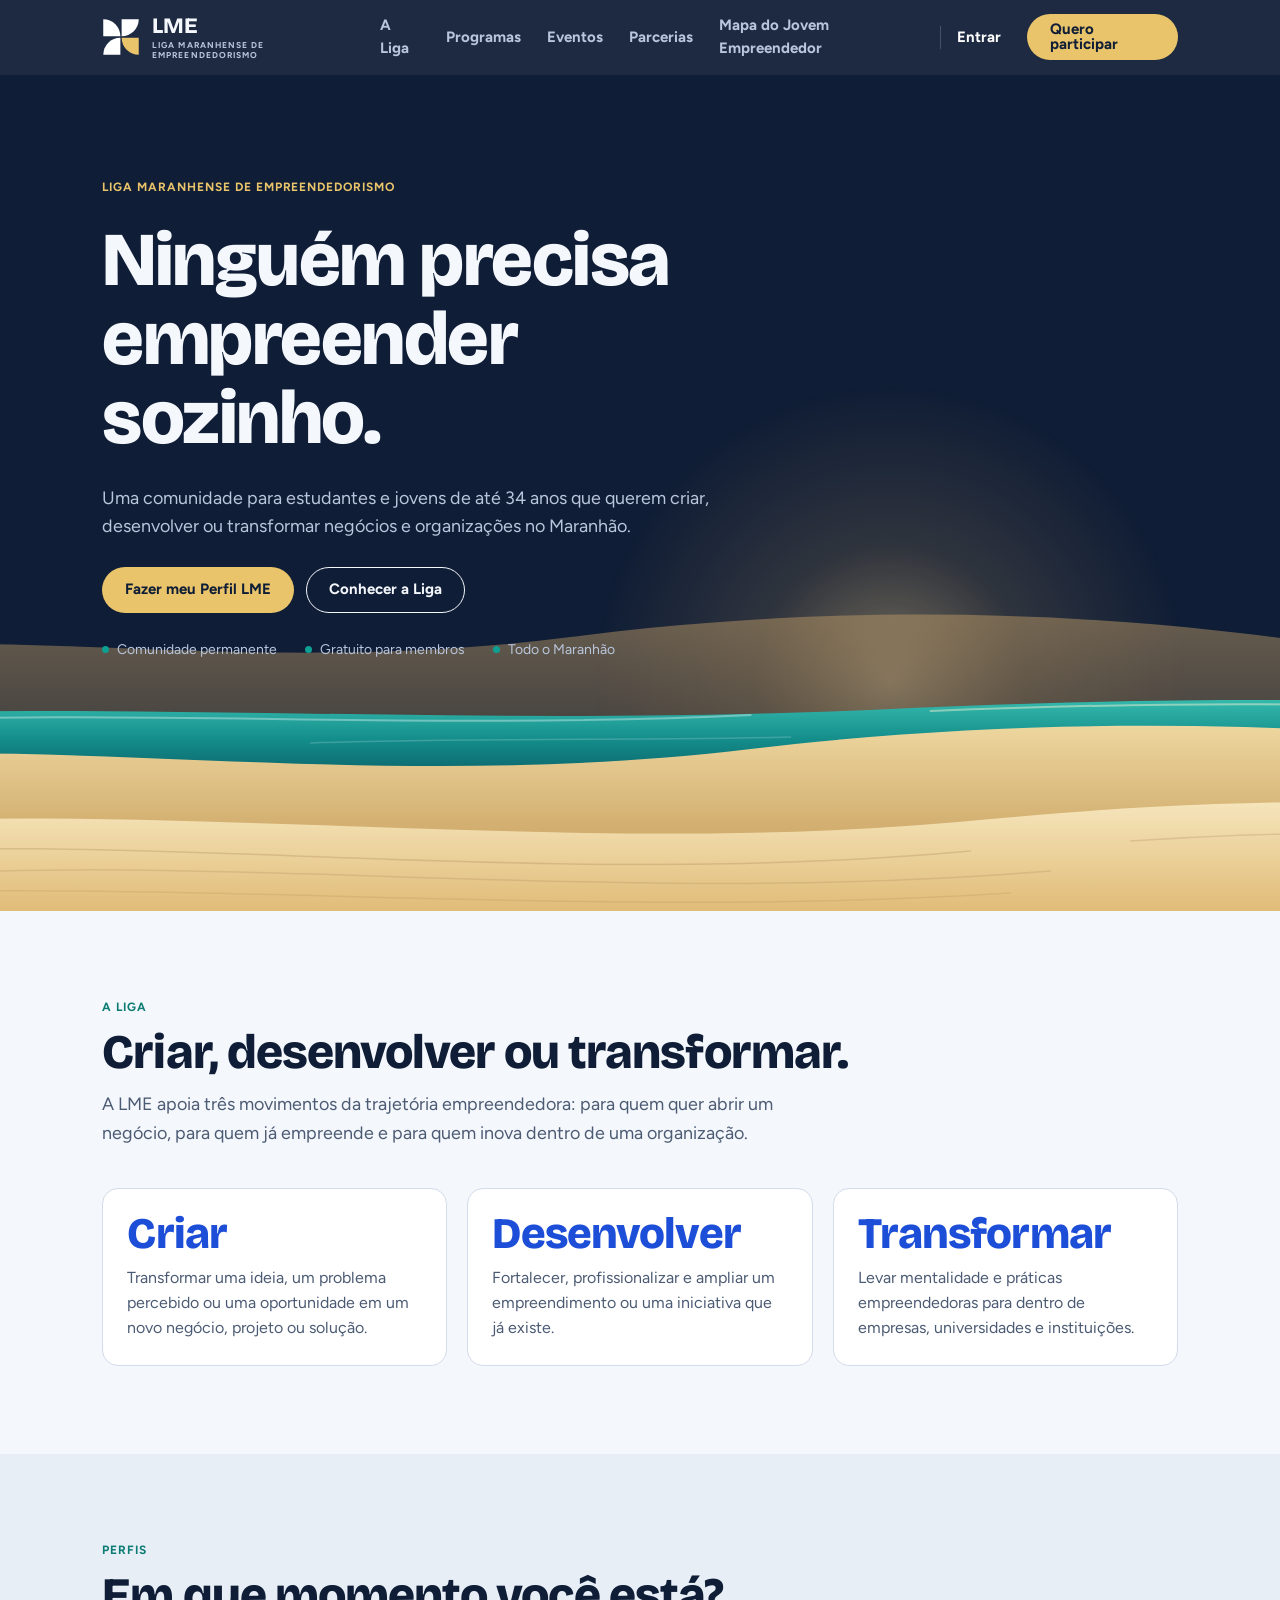
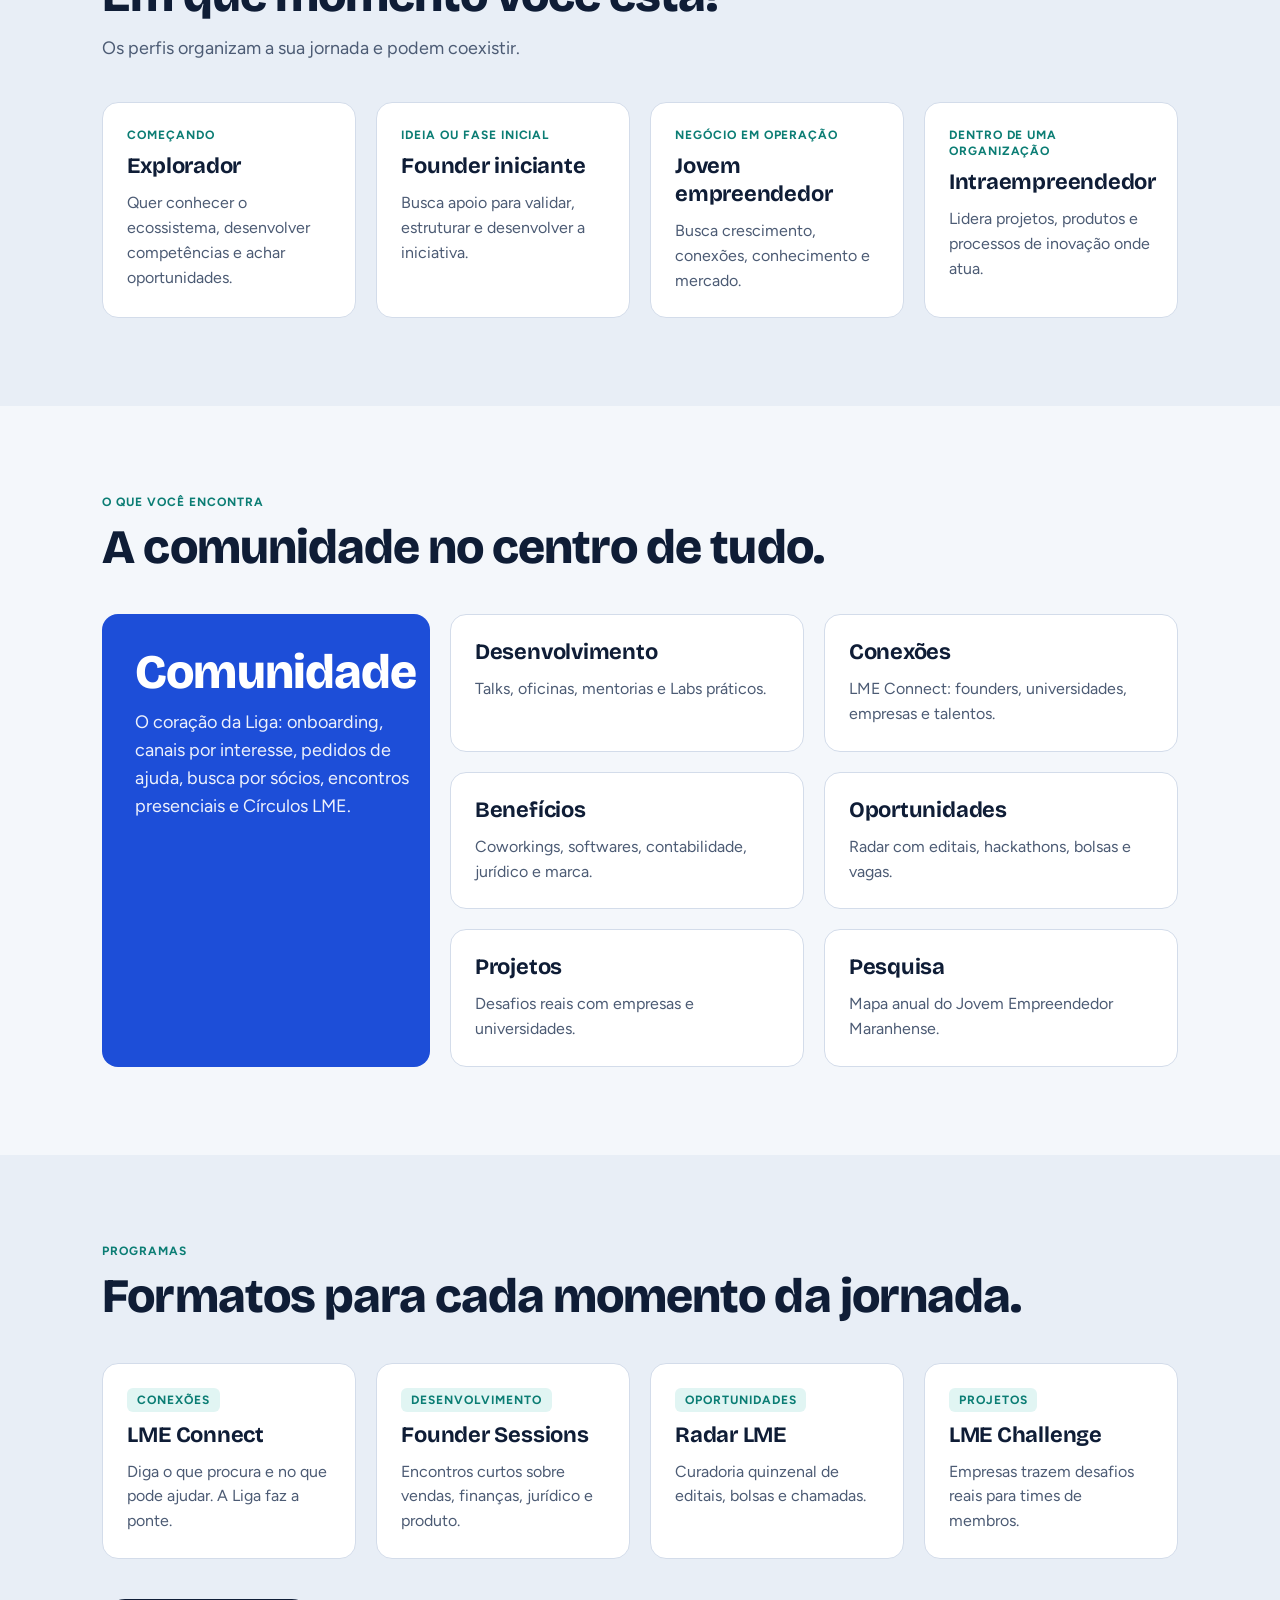
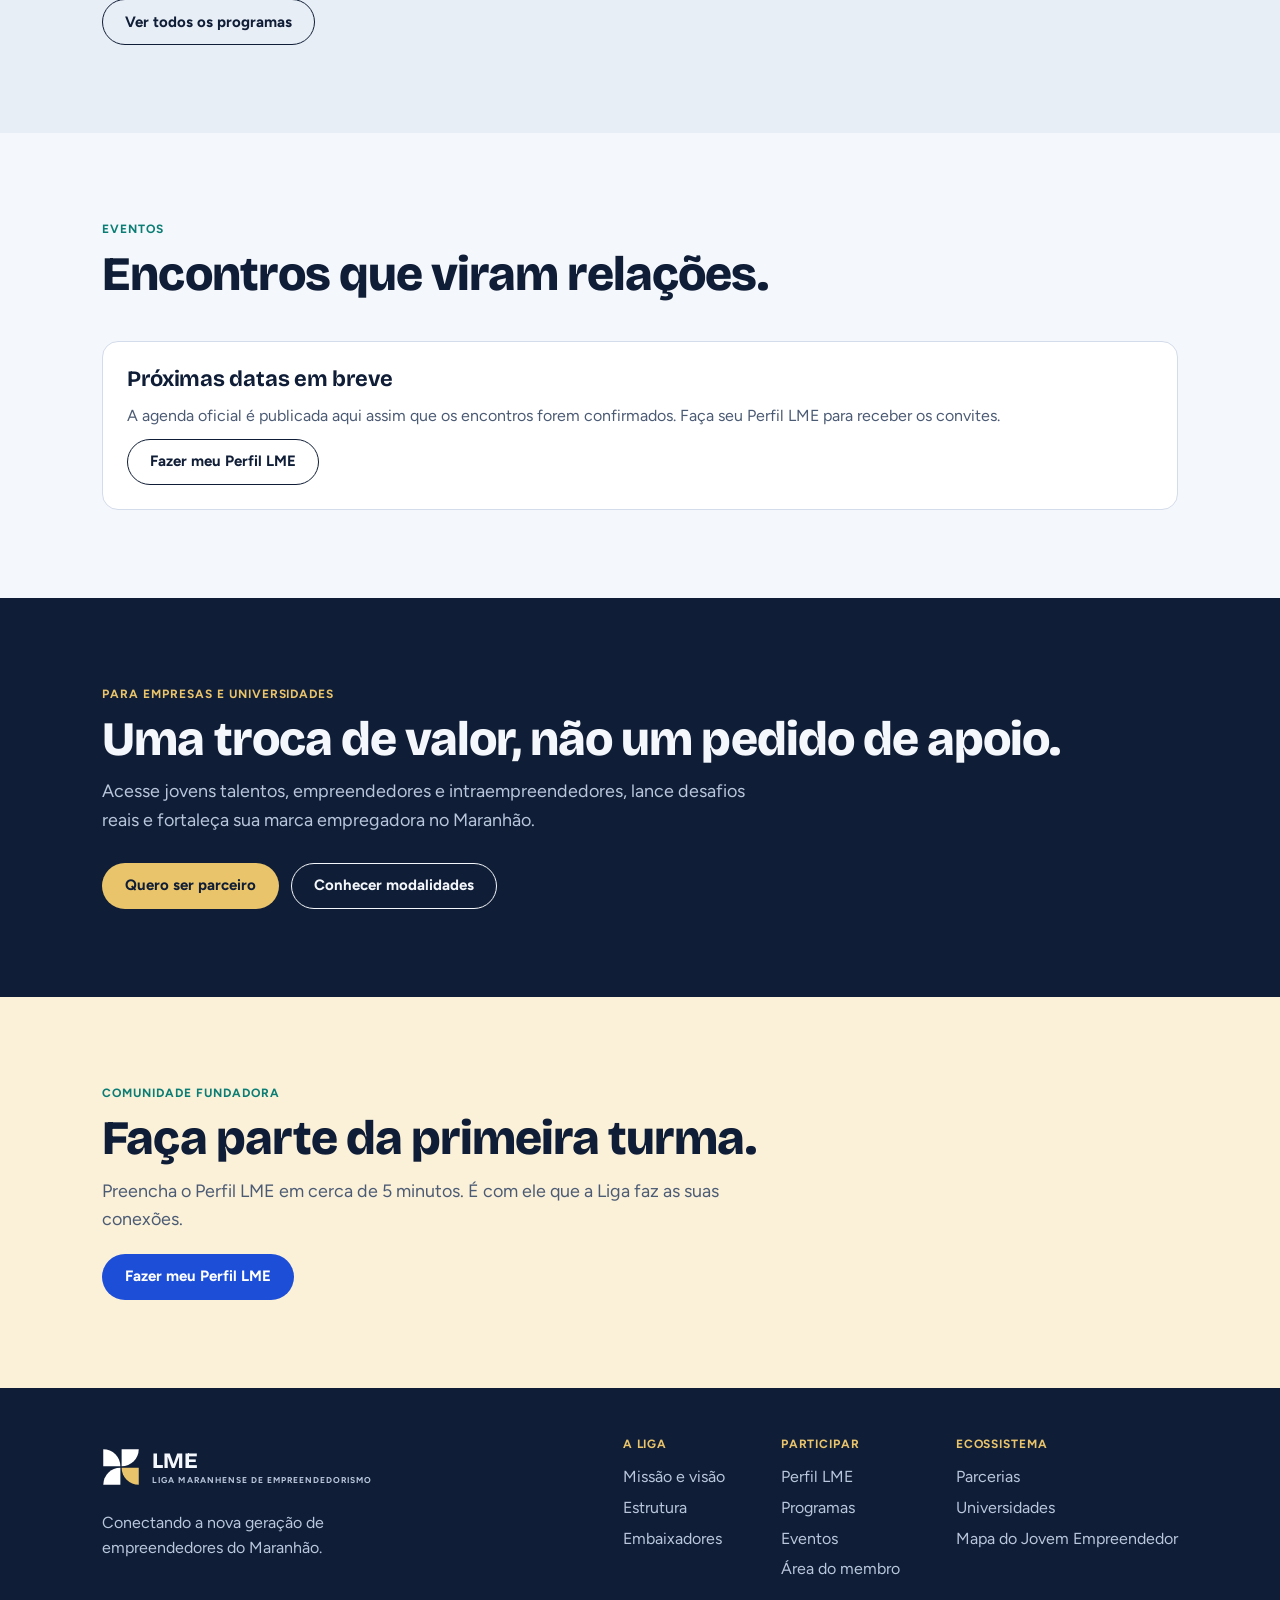
<file: index.html>
<!doctype html>
<html lang="pt-BR">
<head>
<meta charset="utf-8">
<meta name="viewport" content="width=device-width, initial-scale=1">
<title>Liga Maranhense de Empreendedorismo</title>
<meta name="description" content="Comunidade para a nova geração de empreendedores e intraempreendedores maranhenses.">
<meta name="theme-color" content="#0f1d36">
<meta property="og:title" content="Liga Maranhense de Empreendedorismo">
<meta property="og:description" content="Comunidade para a nova geração de empreendedores e intraempreendedores maranhenses.">
<meta property="og:type" content="website">
<link rel="icon" href="favicon.svg" type="image/svg+xml">
<link rel="preconnect" href="https://fonts.googleapis.com">
<link rel="preconnect" href="https://fonts.gstatic.com" crossorigin>
<link rel="stylesheet" href="https://fonts.googleapis.com/css2?family=Bricolage+Grotesque:opsz,wght@12..96,700;12..96,800&family=Figtree:wght@400;700&display=swap">
<link rel="stylesheet" href="assets/lme.css">
<script src="assets/lme.js" defer></script>
<script type="module" src="assets/agenda.js"></script>
</head>
<body>
<a class="skip" href="#conteudo">Pular para o conteúdo</a>
<header class="top">
  <div class="wrap">
    <a class="brand" href="index.html" aria-label="Liga Maranhense de Empreendedorismo, início"><svg class="mark" viewBox="0 0 48 48" aria-hidden="true" focusable="false"><path d="M1.6 23.2 V1.6 A21.599999999999998 21.599999999999998 0 0 1 23.2 23.2 Z" fill="#FFFFFF"/><path d="M24.8 1.6 H46.4 A21.599999999999998 21.599999999999998 0 0 1 24.8 23.2 Z" fill="#FFFFFF"/><path d="M46.4 24.8 V46.4 A21.599999999999998 21.599999999999998 0 0 1 24.8 24.8 Z" fill="#E9C46A"/><path d="M23.2 46.4 H1.6 A21.599999999999998 21.599999999999998 0 0 1 23.2 24.8 Z" fill="#FFFFFF"/></svg><span><b>LME</b><small>Liga Maranhense de Empreendedorismo</small></span></a>
    <button class="menu" type="button" aria-expanded="false" aria-controls="menu-principal" aria-label="Abrir menu"><span></span><span></span></button>
    <nav class="nav" id="menu-principal" aria-label="Principal"><a href="a-liga.html">A Liga</a><a href="programas.html">Programas</a><a href="eventos.html">Eventos</a><a href="parcerias.html">Parcerias</a><a href="mapa.html">Mapa do Jovem Empreendedor</a><a class="nav-login" href="app/">Entrar</a><a class="btn sun" href="participar.html">Quero participar</a></nav>
  </div>
</header>
<main id="conteudo">
<section class="hero">
<div class="dunes" aria-hidden="true">
<svg class="l-sol" viewBox="0 0 2000 560" preserveAspectRatio="xMidYMax slice"><defs><radialGradient id="sol" cx="1180" cy="330" r="300" gradientUnits="userSpaceOnUse"><stop offset="0" stop-color="#F7D9A0" stop-opacity=".55"/><stop offset=".45" stop-color="#E9B96A" stop-opacity=".18"/><stop offset="1" stop-color="#E9B96A" stop-opacity="0"/></radialGradient></defs><rect width="2000" height="560" fill="url(#sol)"/></svg>
<svg class="l-fundo" viewBox="0 0 2000 560" preserveAspectRatio="xMidYMax slice"><defs><linearGradient id="fundo" x1="0" y1="250" x2="0" y2="420" gradientUnits="userSpaceOnUse"><stop offset="0" stop-color="#B89766"/><stop offset="1" stop-color="#5F5240"/></linearGradient></defs><path d="M0 312 C260 262 520 330 860 286 C1160 248 1420 262 1660 300 C1800 322 1910 300 2000 290 V560 H0Z" fill="url(#fundo)" fill-opacity=".55"/></svg>
<svg class="l-lagoa" viewBox="0 0 2000 560" preserveAspectRatio="xMidYMax slice"><defs><linearGradient id="lagoa" x1="0" y1="340" x2="0" y2="430" gradientUnits="userSpaceOnUse"><stop offset="0" stop-color="#3CC3B4"/><stop offset=".55" stop-color="#138C8A"/><stop offset="1" stop-color="#0B5D66"/></linearGradient></defs><path d="M0 368 C380 346 760 378 1180 358 C1520 342 1780 350 2000 362 V440 H0Z" fill="url(#lagoa)"/><g fill="none" stroke-linecap="round"><path d="M120 372 C420 356 700 380 1040 364" stroke="#fff" stroke-opacity=".35" stroke-width="2"/><path d="M1220 360 C1460 350 1640 352 1860 360" stroke="#FFF4D6" stroke-opacity=".45" stroke-width="2"/><path d="M600 392 C780 386 920 390 1080 386" stroke="#fff" stroke-opacity=".18" stroke-width="1.5"/></g></svg>
<svg class="l-meio" viewBox="0 0 2000 560" preserveAspectRatio="xMidYMax slice"><defs><linearGradient id="meio" x1="0" y1="360" x2="0" y2="520" gradientUnits="userSpaceOnUse"><stop offset="0" stop-color="#F1DCA6"/><stop offset="1" stop-color="#C79E5C"/></linearGradient></defs><path d="M0 418 C300 372 640 446 1040 398 C1360 360 1640 372 2000 410 V560 H0Z" fill="url(#meio)"/></svg>
<svg class="l-frente" viewBox="0 0 2000 560" preserveAspectRatio="xMidYMax slice"><defs><linearGradient id="frente" x1="0" y1="440" x2="0" y2="560" gradientUnits="userSpaceOnUse"><stop offset="0" stop-color="#F8E9C2"/><stop offset="1" stop-color="#E0BC78"/></linearGradient></defs><path d="M0 482 C420 438 840 512 1280 468 C1600 438 1820 452 2000 478 V560 H0Z" fill="url(#frente)"/><g fill="none" stroke="#8C6A3C" stroke-linecap="round" stroke-width="1.5"><path d="M80 506 C420 476 820 540 1260 500" stroke-opacity=".22"/><path d="M160 526 C520 500 900 556 1340 520" stroke-opacity=".18"/><path d="M60 546 C460 524 860 570 1300 542" stroke-opacity=".14"/><path d="M1420 490 C1620 476 1780 482 1960 498" stroke-opacity=".2"/></g></svg>
</div>
<div class="wrap"><p class="eyebrow" style="color:var(--duna)">Liga Maranhense de Empreendedorismo</p><h1 class="display-xl">Ninguém precisa empreender sozinho.</h1><p class="lead">Uma comunidade para estudantes e jovens de até 34 anos que querem criar, desenvolver ou transformar negócios e organizações no Maranhão.</p><div class="row"><a class="btn sun" href="participar.html">Fazer meu Perfil LME</a><a class="btn on-night" href="a-liga.html">Conhecer a Liga</a></div><p class="facts"><span>Comunidade permanente</span><span>Gratuito para membros</span><span>Todo o Maranhão</span></p></div>
</section>
<section class="band"><div class="wrap stack"><div class="head"><p class="eyebrow">A Liga</p><h2 class="display-l">Criar, desenvolver ou transformar.</h2><p class="lead">A LME apoia três movimentos da trajetória empreendedora: para quem quer abrir um negócio, para quem já empreende e para quem inova dentro de uma organização.</p></div>
<div class="grid g3"><div class="card"><p class="verb">Criar</p><p class="muted">Transformar uma ideia, um problema percebido ou uma oportunidade em um novo negócio, projeto ou solução.</p></div><div class="card"><p class="verb">Desenvolver</p><p class="muted">Fortalecer, profissionalizar e ampliar um empreendimento ou uma iniciativa que já existe.</p></div><div class="card"><p class="verb">Transformar</p><p class="muted">Levar mentalidade e práticas empreendedoras para dentro de empresas, universidades e instituições.</p></div></div>
</div></section>
<section class="band sunk"><div class="wrap stack"><div class="head"><p class="eyebrow">Perfis</p><h2 class="display-l">Em que momento você está?</h2><p class="lead">Os perfis organizam a sua jornada e podem coexistir.</p></div>
<div class="grid g4"><div class="card"><p class="eyebrow">Começando</p><h3 class="h3">Explorador</h3><p class="muted">Quer conhecer o ecossistema, desenvolver competências e achar oportunidades.</p></div><div class="card"><p class="eyebrow">Ideia ou fase inicial</p><h3 class="h3">Founder iniciante</h3><p class="muted">Busca apoio para validar, estruturar e desenvolver a iniciativa.</p></div><div class="card"><p class="eyebrow">Negócio em operação</p><h3 class="h3">Jovem empreendedor</h3><p class="muted">Busca crescimento, conexões, conhecimento e mercado.</p></div><div class="card"><p class="eyebrow">Dentro de uma organização</p><h3 class="h3">Intraempreendedor</h3><p class="muted">Lidera projetos, produtos e processos de inovação onde atua.</p></div></div>
</div></section>
<section class="band"><div class="wrap stack"><div class="head"><p class="eyebrow">O que você encontra</p><h2 class="display-l">A comunidade no centro de tudo.</h2></div>
<div class="pillars"><div class="card core"><h3 class="display-l">Comunidade</h3><p>O coração da Liga: onboarding, canais por interesse, pedidos de ajuda, busca por sócios, encontros presenciais e Círculos LME.</p></div>
<div class="grid g2"><div class="card"><h3 class="h3">Desenvolvimento</h3><p class="muted">Talks, oficinas, mentorias e Labs práticos.</p></div><div class="card"><h3 class="h3">Conexões</h3><p class="muted">LME Connect: founders, universidades, empresas e talentos.</p></div><div class="card"><h3 class="h3">Benefícios</h3><p class="muted">Coworkings, softwares, contabilidade, jurídico e marca.</p></div><div class="card"><h3 class="h3">Oportunidades</h3><p class="muted">Radar com editais, hackathons, bolsas e vagas.</p></div><div class="card"><h3 class="h3">Projetos</h3><p class="muted">Desafios reais com empresas e universidades.</p></div><div class="card"><h3 class="h3">Pesquisa</h3><p class="muted">Mapa anual do Jovem Empreendedor Maranhense.</p></div></div></div>
</div></section>
<section class="band sunk"><div class="wrap stack"><div class="head"><p class="eyebrow">Programas</p><h2 class="display-l">Formatos para cada momento da jornada.</h2></div>
<div class="grid g4"><a class="card" href="programas.html"><span class="badge lagoa">Conexões</span><h3 class="h3">LME Connect</h3><p class="muted">Diga o que procura e no que pode ajudar. A Liga faz a ponte.</p></a><a class="card" href="programas.html"><span class="badge lagoa">Desenvolvimento</span><h3 class="h3">Founder Sessions</h3><p class="muted">Encontros curtos sobre vendas, finanças, jurídico e produto.</p></a><a class="card" href="programas.html"><span class="badge lagoa">Oportunidades</span><h3 class="h3">Radar LME</h3><p class="muted">Curadoria quinzenal de editais, bolsas e chamadas.</p></a><a class="card" href="programas.html"><span class="badge lagoa">Projetos</span><h3 class="h3">LME Challenge</h3><p class="muted">Empresas trazem desafios reais para times de membros.</p></a></div>
<div><a class="btn secondary" href="programas.html">Ver todos os programas</a></div>
</div></section>
<section class="band"><div class="wrap stack"><div class="head"><p class="eyebrow">Eventos</p><h2 class="display-l">Encontros que viram relações.</h2></div>
<div class="grid" data-agenda="3"><p class="muted">Carregando a agenda…</p></div>
</div></section>
<section class="band dark"><div class="wrap stack" style="gap:28px"><div class="head"><p class="eyebrow">Para empresas e universidades</p><h2 class="display-l">Uma troca de valor, não um pedido de apoio.</h2><p class="lead">Acesse jovens talentos, empreendedores e intraempreendedores, lance desafios reais e fortaleça sua marca empregadora no Maranhão.</p></div>
<div class="row"><a class="btn sun" href="parcerias.html#contato">Quero ser parceiro</a><a class="btn on-night" href="parcerias.html">Conhecer modalidades</a></div>
</div></section>
<section class="band sun"><div class="wrap stack" style="gap:20px"><div class="head"><p class="eyebrow">Comunidade fundadora</p><h2 class="display-l">Faça parte da primeira turma.</h2><p class="lead">Preencha o Perfil LME em cerca de 5 minutos. É com ele que a Liga faz as suas conexões.</p></div>
<div><a class="btn primary" href="participar.html">Fazer meu Perfil LME</a></div></div></section>
</main>
<footer class="foot">
  <div class="wrap">
    <div style="display:grid;gap:12px;max-width:320px">
      <a class="brand" href="index.html"><svg class="mark" viewBox="0 0 48 48" aria-hidden="true" focusable="false"><path d="M1.6 23.2 V1.6 A21.599999999999998 21.599999999999998 0 0 1 23.2 23.2 Z" fill="#FFFFFF"/><path d="M24.8 1.6 H46.4 A21.599999999999998 21.599999999999998 0 0 1 24.8 23.2 Z" fill="#FFFFFF"/><path d="M46.4 24.8 V46.4 A21.599999999999998 21.599999999999998 0 0 1 24.8 24.8 Z" fill="#E9C46A"/><path d="M23.2 46.4 H1.6 A21.599999999999998 21.599999999999998 0 0 1 23.2 24.8 Z" fill="#FFFFFF"/></svg><span><b style="color:#f4f7fb">LME</b><small>Liga Maranhense de Empreendedorismo</small></span></a>
      <p>Conectando a nova geração de empreendedores do Maranhão.</p>
    </div>
    <div class="cols">
      <div><h4>A Liga</h4><ul><li><a href="a-liga.html">Missão e visão</a></li><li><a href="a-liga.html#estrutura">Estrutura</a></li><li><a href="parcerias.html#embaixadores">Embaixadores</a></li></ul></div>
      <div><h4>Participar</h4><ul><li><a href="participar.html">Perfil LME</a></li><li><a href="programas.html">Programas</a></li><li><a href="eventos.html">Eventos</a></li><li><a href="app/">Área do membro</a></li></ul></div>
      <div><h4>Ecossistema</h4><ul><li><a href="parcerias.html">Parcerias</a></li><li><a href="parcerias.html#universidades">Universidades</a></li><li><a href="mapa.html">Mapa do Jovem Empreendedor</a></li></ul></div>
    </div>
  </div>
</footer>
</body>
</html>
</file>
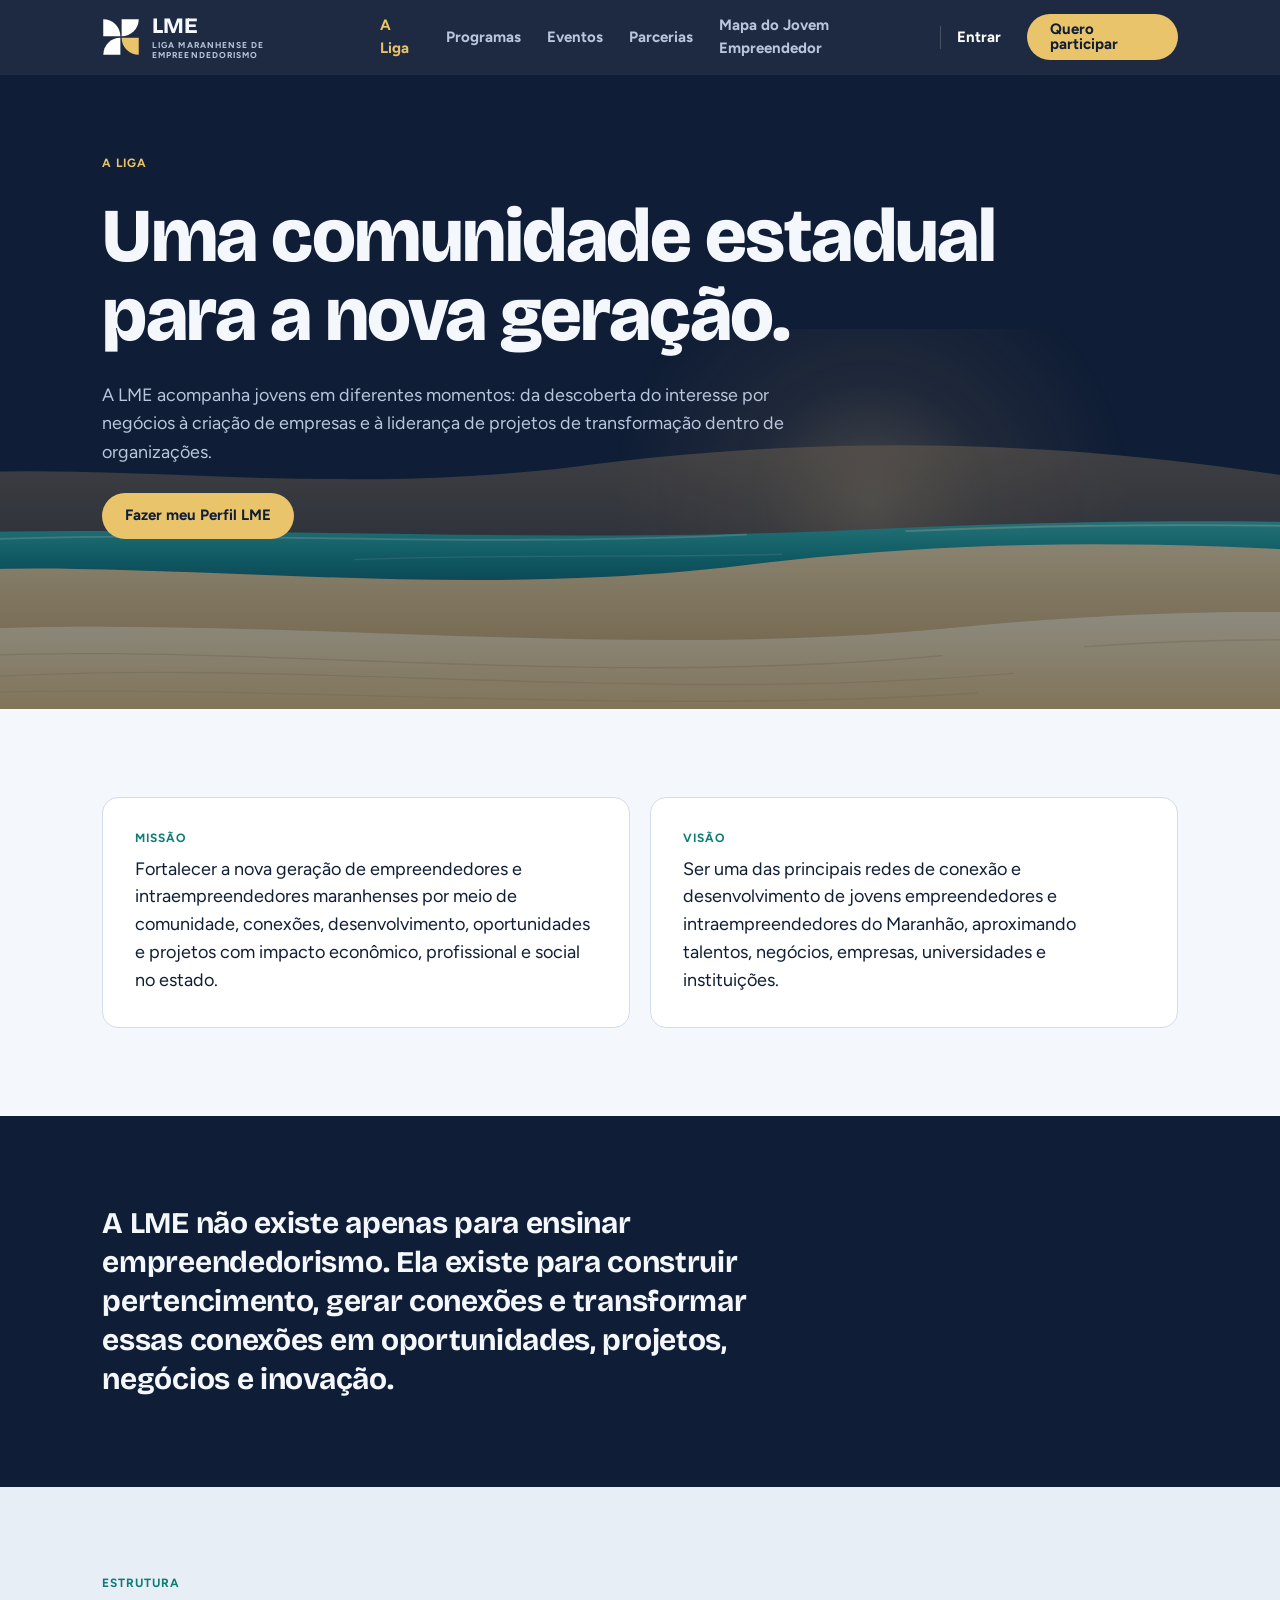
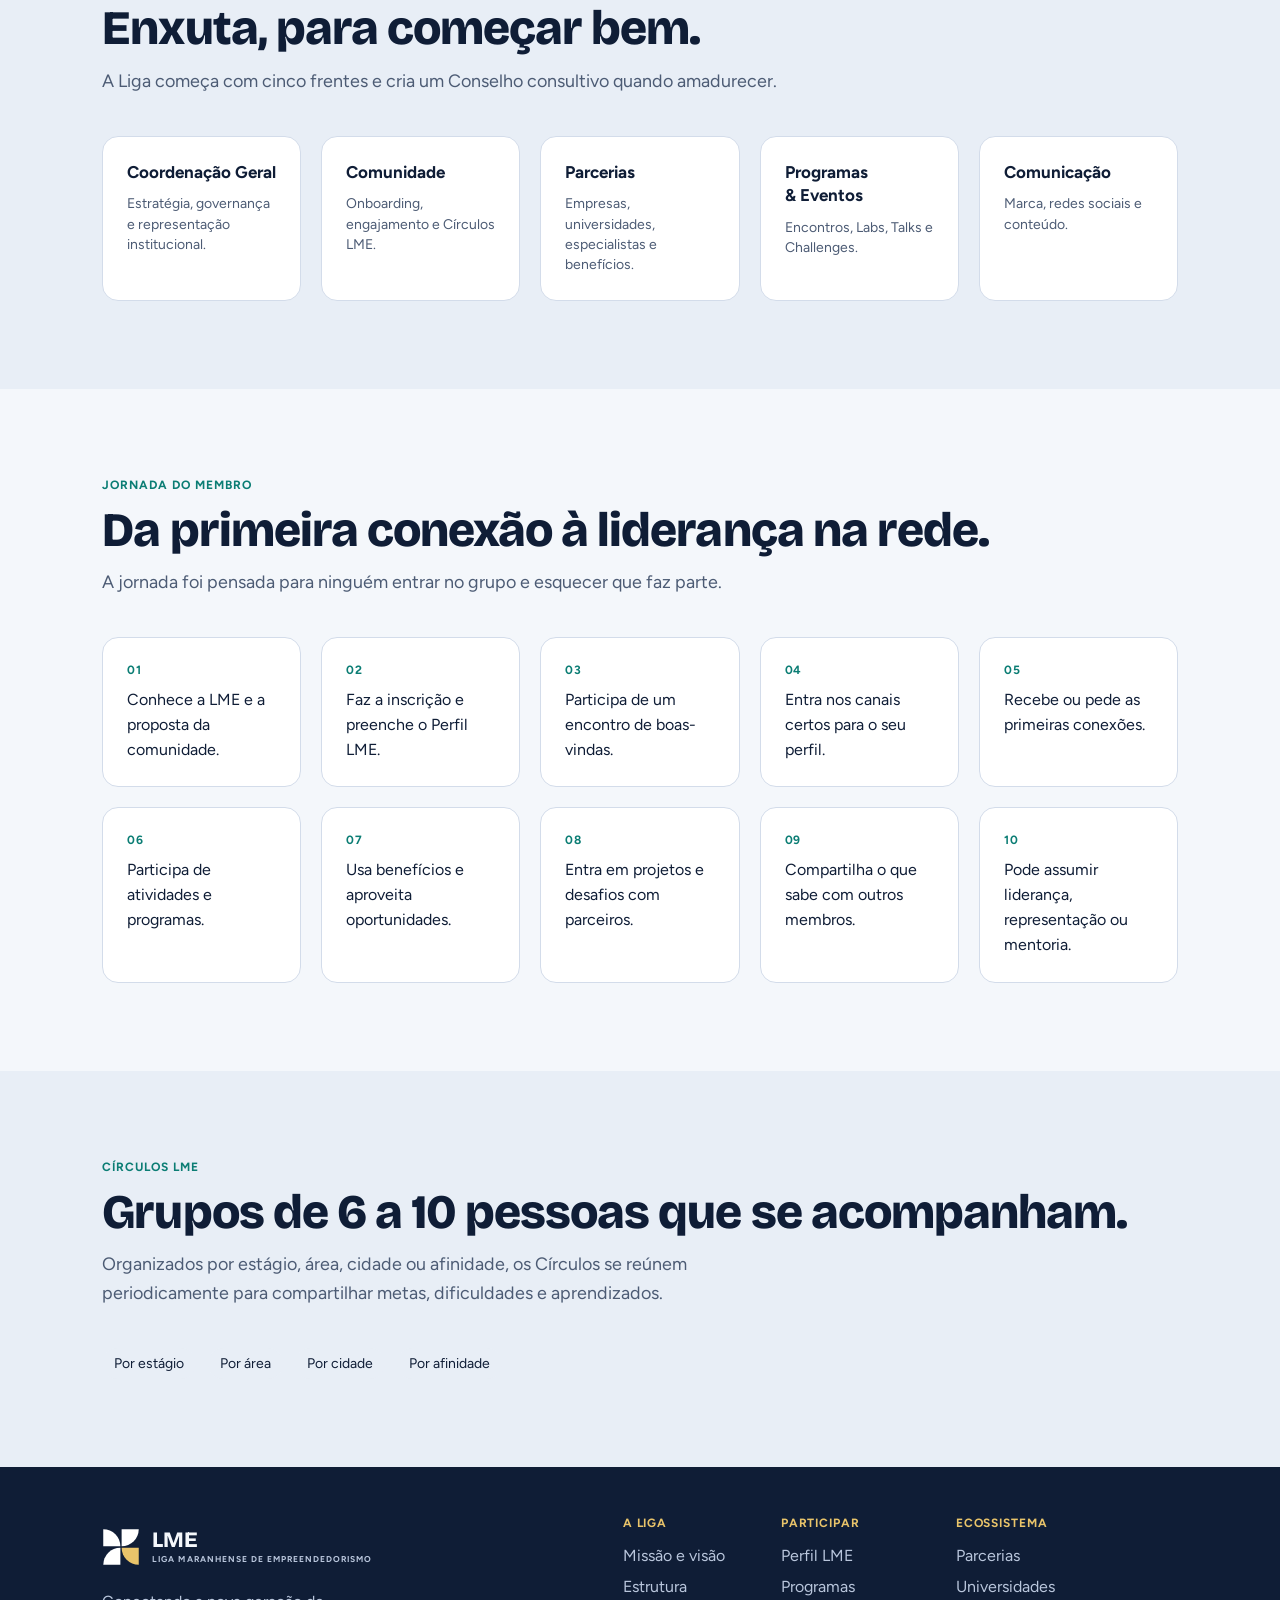
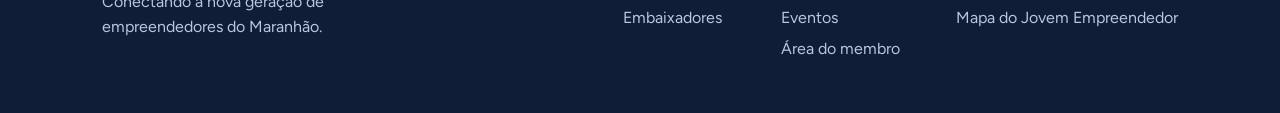
<file: a-liga.html>
<!doctype html>
<html lang="pt-BR">
<head>
<meta charset="utf-8">
<meta name="viewport" content="width=device-width, initial-scale=1">
<title>A Liga — LME</title>
<meta name="description" content="Missão, visão, estrutura e jornada do membro da Liga Maranhense de Empreendedorismo.">
<meta name="theme-color" content="#0f1d36">
<meta property="og:title" content="A Liga — LME">
<meta property="og:description" content="Missão, visão, estrutura e jornada do membro da Liga Maranhense de Empreendedorismo.">
<meta property="og:type" content="website">
<link rel="icon" href="favicon.svg" type="image/svg+xml">
<link rel="preconnect" href="https://fonts.googleapis.com">
<link rel="preconnect" href="https://fonts.gstatic.com" crossorigin>
<link rel="stylesheet" href="https://fonts.googleapis.com/css2?family=Bricolage+Grotesque:opsz,wght@12..96,700;12..96,800&family=Figtree:wght@400;700&display=swap">
<link rel="stylesheet" href="assets/lme.css">
<script src="assets/lme.js" defer></script>
</head>
<body>
<a class="skip" href="#conteudo">Pular para o conteúdo</a>
<header class="top">
  <div class="wrap">
    <a class="brand" href="index.html" aria-label="Liga Maranhense de Empreendedorismo, início"><svg class="mark" viewBox="0 0 48 48" aria-hidden="true" focusable="false"><path d="M1.6 23.2 V1.6 A21.599999999999998 21.599999999999998 0 0 1 23.2 23.2 Z" fill="#FFFFFF"/><path d="M24.8 1.6 H46.4 A21.599999999999998 21.599999999999998 0 0 1 24.8 23.2 Z" fill="#FFFFFF"/><path d="M46.4 24.8 V46.4 A21.599999999999998 21.599999999999998 0 0 1 24.8 24.8 Z" fill="#E9C46A"/><path d="M23.2 46.4 H1.6 A21.599999999999998 21.599999999999998 0 0 1 23.2 24.8 Z" fill="#FFFFFF"/></svg><span><b>LME</b><small>Liga Maranhense de Empreendedorismo</small></span></a>
    <button class="menu" type="button" aria-expanded="false" aria-controls="menu-principal" aria-label="Abrir menu"><span></span><span></span></button>
    <nav class="nav" id="menu-principal" aria-label="Principal"><a href="a-liga.html" aria-current="page">A Liga</a><a href="programas.html">Programas</a><a href="eventos.html">Eventos</a><a href="parcerias.html">Parcerias</a><a href="mapa.html">Mapa do Jovem Empreendedor</a><a class="nav-login" href="app/">Entrar</a><a class="btn sun" href="participar.html">Quero participar</a></nav>
  </div>
</header>
<main id="conteudo">
<section class="hero inner">
<div class="dunes" aria-hidden="true">
<svg class="l-sol" viewBox="0 0 2000 560" preserveAspectRatio="xMidYMax slice"><defs><radialGradient id="sol" cx="1180" cy="330" r="300" gradientUnits="userSpaceOnUse"><stop offset="0" stop-color="#F7D9A0" stop-opacity=".55"/><stop offset=".45" stop-color="#E9B96A" stop-opacity=".18"/><stop offset="1" stop-color="#E9B96A" stop-opacity="0"/></radialGradient></defs><rect width="2000" height="560" fill="url(#sol)"/></svg>
<svg class="l-fundo" viewBox="0 0 2000 560" preserveAspectRatio="xMidYMax slice"><defs><linearGradient id="fundo" x1="0" y1="250" x2="0" y2="420" gradientUnits="userSpaceOnUse"><stop offset="0" stop-color="#B89766"/><stop offset="1" stop-color="#5F5240"/></linearGradient></defs><path d="M0 312 C260 262 520 330 860 286 C1160 248 1420 262 1660 300 C1800 322 1910 300 2000 290 V560 H0Z" fill="url(#fundo)" fill-opacity=".55"/></svg>
<svg class="l-lagoa" viewBox="0 0 2000 560" preserveAspectRatio="xMidYMax slice"><defs><linearGradient id="lagoa" x1="0" y1="340" x2="0" y2="430" gradientUnits="userSpaceOnUse"><stop offset="0" stop-color="#3CC3B4"/><stop offset=".55" stop-color="#138C8A"/><stop offset="1" stop-color="#0B5D66"/></linearGradient></defs><path d="M0 368 C380 346 760 378 1180 358 C1520 342 1780 350 2000 362 V440 H0Z" fill="url(#lagoa)"/><g fill="none" stroke-linecap="round"><path d="M120 372 C420 356 700 380 1040 364" stroke="#fff" stroke-opacity=".35" stroke-width="2"/><path d="M1220 360 C1460 350 1640 352 1860 360" stroke="#FFF4D6" stroke-opacity=".45" stroke-width="2"/><path d="M600 392 C780 386 920 390 1080 386" stroke="#fff" stroke-opacity=".18" stroke-width="1.5"/></g></svg>
<svg class="l-meio" viewBox="0 0 2000 560" preserveAspectRatio="xMidYMax slice"><defs><linearGradient id="meio" x1="0" y1="360" x2="0" y2="520" gradientUnits="userSpaceOnUse"><stop offset="0" stop-color="#F1DCA6"/><stop offset="1" stop-color="#C79E5C"/></linearGradient></defs><path d="M0 418 C300 372 640 446 1040 398 C1360 360 1640 372 2000 410 V560 H0Z" fill="url(#meio)"/></svg>
<svg class="l-frente" viewBox="0 0 2000 560" preserveAspectRatio="xMidYMax slice"><defs><linearGradient id="frente" x1="0" y1="440" x2="0" y2="560" gradientUnits="userSpaceOnUse"><stop offset="0" stop-color="#F8E9C2"/><stop offset="1" stop-color="#E0BC78"/></linearGradient></defs><path d="M0 482 C420 438 840 512 1280 468 C1600 438 1820 452 2000 478 V560 H0Z" fill="url(#frente)"/><g fill="none" stroke="#8C6A3C" stroke-linecap="round" stroke-width="1.5"><path d="M80 506 C420 476 820 540 1260 500" stroke-opacity=".22"/><path d="M160 526 C520 500 900 556 1340 520" stroke-opacity=".18"/><path d="M60 546 C460 524 860 570 1300 542" stroke-opacity=".14"/><path d="M1420 490 C1620 476 1780 482 1960 498" stroke-opacity=".2"/></g></svg>
</div>
<div class="wrap"><p class="eyebrow" style="color:var(--duna)">A Liga</p><h1 class="display-xl">Uma comunidade estadual para a nova geração.</h1><p class="lead">A LME acompanha jovens em diferentes momentos: da descoberta do interesse por negócios à criação de empresas e à liderança de projetos de transformação dentro de organizações.</p><div class="row"><a class="btn sun" href="participar.html">Fazer meu Perfil LME</a></div></div>
</section>
<section class="band"><div class="wrap grid g2">
<div class="card" style="padding:32px"><p class="eyebrow">Missão</p><p style="font-size:18px">Fortalecer a nova geração de empreendedores e intraempreendedores maranhenses por meio de comunidade, conexões, desenvolvimento, oportunidades e projetos com impacto econômico, profissional e social no estado.</p></div>
<div class="card" style="padding:32px"><p class="eyebrow">Visão</p><p style="font-size:18px">Ser uma das principais redes de conexão e desenvolvimento de jovens empreendedores e intraempreendedores do Maranhão, aproximando talentos, negócios, empresas, universidades e instituições.</p></div>
</div></section>
<section class="band dark"><div class="wrap"><p class="quote">A LME não existe apenas para ensinar empreendedorismo. Ela existe para construir pertencimento, gerar conexões e transformar essas conexões em oportunidades, projetos, negócios e inovação.</p></div></section>
<section class="band sunk" id="estrutura"><div class="wrap stack"><div class="head"><p class="eyebrow">Estrutura</p><h2 class="display-l">Enxuta, para começar bem.</h2><p class="lead">A Liga começa com cinco frentes e cria um Conselho consultivo quando amadurecer.</p></div>
<div class="grid g5"><div class="card"><h3 class="h4">Coordenação Geral</h3><p class="muted small">Estratégia, governança e representação institucional.</p></div><div class="card"><h3 class="h4">Comunidade</h3><p class="muted small">Onboarding, engajamento e Círculos LME.</p></div><div class="card"><h3 class="h4">Parcerias</h3><p class="muted small">Empresas, universidades, especialistas e benefícios.</p></div><div class="card"><h3 class="h4">Programas & Eventos</h3><p class="muted small">Encontros, Labs, Talks e Challenges.</p></div><div class="card"><h3 class="h4">Comunicação</h3><p class="muted small">Marca, redes sociais e conteúdo.</p></div></div>
</div></section>
<section class="band"><div class="wrap stack"><div class="head"><p class="eyebrow">Jornada do membro</p><h2 class="display-l">Da primeira conexão à liderança na rede.</h2><p class="lead">A jornada foi pensada para ninguém entrar no grupo e esquecer que faz parte.</p></div>
<ol class="grid g5" style="list-style:none;margin:0;padding:0"><li class="card"><p class="eyebrow">01</p><p>Conhece a LME e a proposta da comunidade.</p></li><li class="card"><p class="eyebrow">02</p><p>Faz a inscrição e preenche o Perfil LME.</p></li><li class="card"><p class="eyebrow">03</p><p>Participa de um encontro de boas-vindas.</p></li><li class="card"><p class="eyebrow">04</p><p>Entra nos canais certos para o seu perfil.</p></li><li class="card"><p class="eyebrow">05</p><p>Recebe ou pede as primeiras conexões.</p></li><li class="card"><p class="eyebrow">06</p><p>Participa de atividades e programas.</p></li><li class="card"><p class="eyebrow">07</p><p>Usa benefícios e aproveita oportunidades.</p></li><li class="card"><p class="eyebrow">08</p><p>Entra em projetos e desafios com parceiros.</p></li><li class="card"><p class="eyebrow">09</p><p>Compartilha o que sabe com outros membros.</p></li><li class="card"><p class="eyebrow">10</p><p>Pode assumir liderança, representação ou mentoria.</p></li></ol>
</div></section>
<section class="band sunk"><div class="wrap stack"><div class="head"><p class="eyebrow">Círculos LME</p><h2 class="display-l">Grupos de 6 a 10 pessoas que se acompanham.</h2><p class="lead">Organizados por estágio, área, cidade ou afinidade, os Círculos se reúnem periodicamente para compartilhar metas, dificuldades e aprendizados.</p></div>
<div class="row"><span class="tag">Por estágio</span><span class="tag">Por área</span><span class="tag">Por cidade</span><span class="tag">Por afinidade</span></div>
</div></section>
</main>
<footer class="foot">
  <div class="wrap">
    <div style="display:grid;gap:12px;max-width:320px">
      <a class="brand" href="index.html"><svg class="mark" viewBox="0 0 48 48" aria-hidden="true" focusable="false"><path d="M1.6 23.2 V1.6 A21.599999999999998 21.599999999999998 0 0 1 23.2 23.2 Z" fill="#FFFFFF"/><path d="M24.8 1.6 H46.4 A21.599999999999998 21.599999999999998 0 0 1 24.8 23.2 Z" fill="#FFFFFF"/><path d="M46.4 24.8 V46.4 A21.599999999999998 21.599999999999998 0 0 1 24.8 24.8 Z" fill="#E9C46A"/><path d="M23.2 46.4 H1.6 A21.599999999999998 21.599999999999998 0 0 1 23.2 24.8 Z" fill="#FFFFFF"/></svg><span><b style="color:#f4f7fb">LME</b><small>Liga Maranhense de Empreendedorismo</small></span></a>
      <p>Conectando a nova geração de empreendedores do Maranhão.</p>
    </div>
    <div class="cols">
      <div><h4>A Liga</h4><ul><li><a href="a-liga.html">Missão e visão</a></li><li><a href="a-liga.html#estrutura">Estrutura</a></li><li><a href="parcerias.html#embaixadores">Embaixadores</a></li></ul></div>
      <div><h4>Participar</h4><ul><li><a href="participar.html">Perfil LME</a></li><li><a href="programas.html">Programas</a></li><li><a href="eventos.html">Eventos</a></li><li><a href="app/">Área do membro</a></li></ul></div>
      <div><h4>Ecossistema</h4><ul><li><a href="parcerias.html">Parcerias</a></li><li><a href="parcerias.html#universidades">Universidades</a></li><li><a href="mapa.html">Mapa do Jovem Empreendedor</a></li></ul></div>
    </div>
  </div>
</footer>
</body>
</html>
</file>
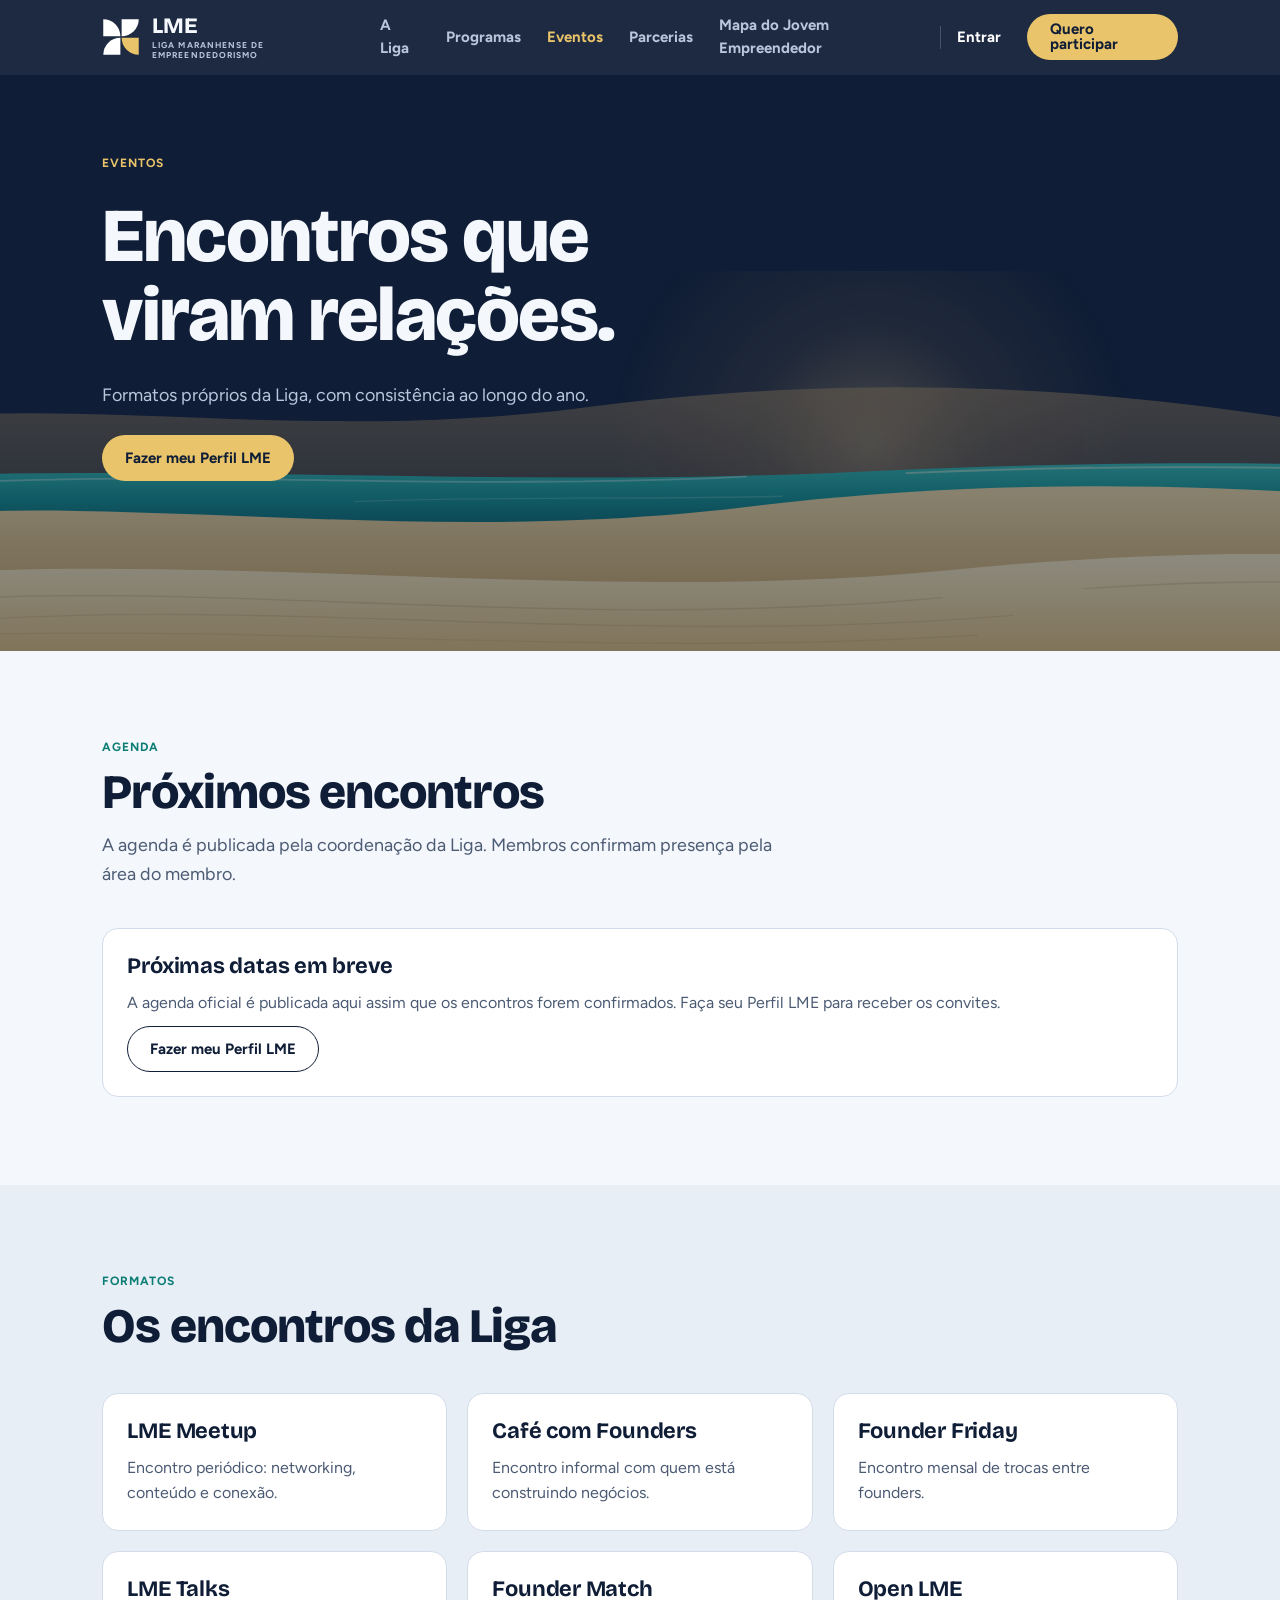
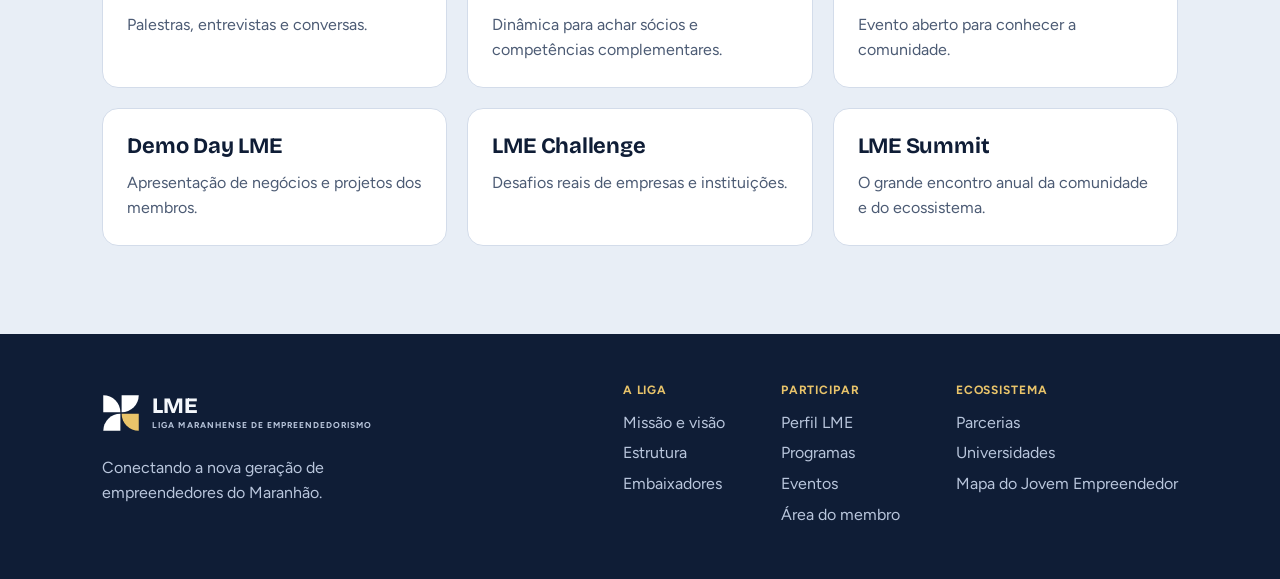
<file: eventos.html>
<!doctype html>
<html lang="pt-BR">
<head>
<meta charset="utf-8">
<meta name="viewport" content="width=device-width, initial-scale=1">
<title>Eventos — LME</title>
<meta name="description" content="Meetups, Talks, Founder Friday, Demo Day e o LME Summit.">
<meta name="theme-color" content="#0f1d36">
<meta property="og:title" content="Eventos — LME">
<meta property="og:description" content="Meetups, Talks, Founder Friday, Demo Day e o LME Summit.">
<meta property="og:type" content="website">
<link rel="icon" href="favicon.svg" type="image/svg+xml">
<link rel="preconnect" href="https://fonts.googleapis.com">
<link rel="preconnect" href="https://fonts.gstatic.com" crossorigin>
<link rel="stylesheet" href="https://fonts.googleapis.com/css2?family=Bricolage+Grotesque:opsz,wght@12..96,700;12..96,800&family=Figtree:wght@400;700&display=swap">
<link rel="stylesheet" href="assets/lme.css">
<script src="assets/lme.js" defer></script>
<script type="module" src="assets/agenda.js"></script>
</head>
<body>
<a class="skip" href="#conteudo">Pular para o conteúdo</a>
<header class="top">
  <div class="wrap">
    <a class="brand" href="index.html" aria-label="Liga Maranhense de Empreendedorismo, início"><svg class="mark" viewBox="0 0 48 48" aria-hidden="true" focusable="false"><path d="M1.6 23.2 V1.6 A21.599999999999998 21.599999999999998 0 0 1 23.2 23.2 Z" fill="#FFFFFF"/><path d="M24.8 1.6 H46.4 A21.599999999999998 21.599999999999998 0 0 1 24.8 23.2 Z" fill="#FFFFFF"/><path d="M46.4 24.8 V46.4 A21.599999999999998 21.599999999999998 0 0 1 24.8 24.8 Z" fill="#E9C46A"/><path d="M23.2 46.4 H1.6 A21.599999999999998 21.599999999999998 0 0 1 23.2 24.8 Z" fill="#FFFFFF"/></svg><span><b>LME</b><small>Liga Maranhense de Empreendedorismo</small></span></a>
    <button class="menu" type="button" aria-expanded="false" aria-controls="menu-principal" aria-label="Abrir menu"><span></span><span></span></button>
    <nav class="nav" id="menu-principal" aria-label="Principal"><a href="a-liga.html">A Liga</a><a href="programas.html">Programas</a><a href="eventos.html" aria-current="page">Eventos</a><a href="parcerias.html">Parcerias</a><a href="mapa.html">Mapa do Jovem Empreendedor</a><a class="nav-login" href="app/">Entrar</a><a class="btn sun" href="participar.html">Quero participar</a></nav>
  </div>
</header>
<main id="conteudo">
<section class="hero inner">
<div class="dunes" aria-hidden="true">
<svg class="l-sol" viewBox="0 0 2000 560" preserveAspectRatio="xMidYMax slice"><defs><radialGradient id="sol" cx="1180" cy="330" r="300" gradientUnits="userSpaceOnUse"><stop offset="0" stop-color="#F7D9A0" stop-opacity=".55"/><stop offset=".45" stop-color="#E9B96A" stop-opacity=".18"/><stop offset="1" stop-color="#E9B96A" stop-opacity="0"/></radialGradient></defs><rect width="2000" height="560" fill="url(#sol)"/></svg>
<svg class="l-fundo" viewBox="0 0 2000 560" preserveAspectRatio="xMidYMax slice"><defs><linearGradient id="fundo" x1="0" y1="250" x2="0" y2="420" gradientUnits="userSpaceOnUse"><stop offset="0" stop-color="#B89766"/><stop offset="1" stop-color="#5F5240"/></linearGradient></defs><path d="M0 312 C260 262 520 330 860 286 C1160 248 1420 262 1660 300 C1800 322 1910 300 2000 290 V560 H0Z" fill="url(#fundo)" fill-opacity=".55"/></svg>
<svg class="l-lagoa" viewBox="0 0 2000 560" preserveAspectRatio="xMidYMax slice"><defs><linearGradient id="lagoa" x1="0" y1="340" x2="0" y2="430" gradientUnits="userSpaceOnUse"><stop offset="0" stop-color="#3CC3B4"/><stop offset=".55" stop-color="#138C8A"/><stop offset="1" stop-color="#0B5D66"/></linearGradient></defs><path d="M0 368 C380 346 760 378 1180 358 C1520 342 1780 350 2000 362 V440 H0Z" fill="url(#lagoa)"/><g fill="none" stroke-linecap="round"><path d="M120 372 C420 356 700 380 1040 364" stroke="#fff" stroke-opacity=".35" stroke-width="2"/><path d="M1220 360 C1460 350 1640 352 1860 360" stroke="#FFF4D6" stroke-opacity=".45" stroke-width="2"/><path d="M600 392 C780 386 920 390 1080 386" stroke="#fff" stroke-opacity=".18" stroke-width="1.5"/></g></svg>
<svg class="l-meio" viewBox="0 0 2000 560" preserveAspectRatio="xMidYMax slice"><defs><linearGradient id="meio" x1="0" y1="360" x2="0" y2="520" gradientUnits="userSpaceOnUse"><stop offset="0" stop-color="#F1DCA6"/><stop offset="1" stop-color="#C79E5C"/></linearGradient></defs><path d="M0 418 C300 372 640 446 1040 398 C1360 360 1640 372 2000 410 V560 H0Z" fill="url(#meio)"/></svg>
<svg class="l-frente" viewBox="0 0 2000 560" preserveAspectRatio="xMidYMax slice"><defs><linearGradient id="frente" x1="0" y1="440" x2="0" y2="560" gradientUnits="userSpaceOnUse"><stop offset="0" stop-color="#F8E9C2"/><stop offset="1" stop-color="#E0BC78"/></linearGradient></defs><path d="M0 482 C420 438 840 512 1280 468 C1600 438 1820 452 2000 478 V560 H0Z" fill="url(#frente)"/><g fill="none" stroke="#8C6A3C" stroke-linecap="round" stroke-width="1.5"><path d="M80 506 C420 476 820 540 1260 500" stroke-opacity=".22"/><path d="M160 526 C520 500 900 556 1340 520" stroke-opacity=".18"/><path d="M60 546 C460 524 860 570 1300 542" stroke-opacity=".14"/><path d="M1420 490 C1620 476 1780 482 1960 498" stroke-opacity=".2"/></g></svg>
</div>
<div class="wrap"><p class="eyebrow" style="color:var(--duna)">Eventos</p><h1 class="display-xl">Encontros que viram relações.</h1><p class="lead">Formatos próprios da Liga, com consistência ao longo do ano.</p><div class="row"><a class="btn sun" href="participar.html">Fazer meu Perfil LME</a></div></div>
</section><section class="band"><div class="wrap stack"><div class="head"><p class="eyebrow">Agenda</p><h2 class="display-l">Próximos encontros</h2><p class="lead">A agenda é publicada pela coordenação da Liga. Membros confirmam presença pela área do membro.</p></div>
<div class="grid" data-agenda="8"><p class="muted">Carregando a agenda…</p></div>
</div></section>
<section class="band sunk"><div class="wrap stack"><div class="head"><p class="eyebrow">Formatos</p><h2 class="display-l">Os encontros da Liga</h2></div>
<div class="grid g3"><div class="card"><h3 class="h3">LME Meetup</h3><p class="muted">Encontro periódico: networking, conteúdo e conexão.</p></div><div class="card"><h3 class="h3">Café com Founders</h3><p class="muted">Encontro informal com quem está construindo negócios.</p></div><div class="card"><h3 class="h3">Founder Friday</h3><p class="muted">Encontro mensal de trocas entre founders.</p></div><div class="card"><h3 class="h3">LME Talks</h3><p class="muted">Palestras, entrevistas e conversas.</p></div><div class="card"><h3 class="h3">Founder Match</h3><p class="muted">Dinâmica para achar sócios e competências complementares.</p></div><div class="card"><h3 class="h3">Open LME</h3><p class="muted">Evento aberto para conhecer a comunidade.</p></div><div class="card"><h3 class="h3">Demo Day LME</h3><p class="muted">Apresentação de negócios e projetos dos membros.</p></div><div class="card"><h3 class="h3">LME Challenge</h3><p class="muted">Desafios reais de empresas e instituições.</p></div><div class="card"><h3 class="h3">LME Summit</h3><p class="muted">O grande encontro anual da comunidade e do ecossistema.</p></div></div>
</div></section>
</main>
<footer class="foot">
  <div class="wrap">
    <div style="display:grid;gap:12px;max-width:320px">
      <a class="brand" href="index.html"><svg class="mark" viewBox="0 0 48 48" aria-hidden="true" focusable="false"><path d="M1.6 23.2 V1.6 A21.599999999999998 21.599999999999998 0 0 1 23.2 23.2 Z" fill="#FFFFFF"/><path d="M24.8 1.6 H46.4 A21.599999999999998 21.599999999999998 0 0 1 24.8 23.2 Z" fill="#FFFFFF"/><path d="M46.4 24.8 V46.4 A21.599999999999998 21.599999999999998 0 0 1 24.8 24.8 Z" fill="#E9C46A"/><path d="M23.2 46.4 H1.6 A21.599999999999998 21.599999999999998 0 0 1 23.2 24.8 Z" fill="#FFFFFF"/></svg><span><b style="color:#f4f7fb">LME</b><small>Liga Maranhense de Empreendedorismo</small></span></a>
      <p>Conectando a nova geração de empreendedores do Maranhão.</p>
    </div>
    <div class="cols">
      <div><h4>A Liga</h4><ul><li><a href="a-liga.html">Missão e visão</a></li><li><a href="a-liga.html#estrutura">Estrutura</a></li><li><a href="parcerias.html#embaixadores">Embaixadores</a></li></ul></div>
      <div><h4>Participar</h4><ul><li><a href="participar.html">Perfil LME</a></li><li><a href="programas.html">Programas</a></li><li><a href="eventos.html">Eventos</a></li><li><a href="app/">Área do membro</a></li></ul></div>
      <div><h4>Ecossistema</h4><ul><li><a href="parcerias.html">Parcerias</a></li><li><a href="parcerias.html#universidades">Universidades</a></li><li><a href="mapa.html">Mapa do Jovem Empreendedor</a></li></ul></div>
    </div>
  </div>
</footer>
</body>
</html>
</file>
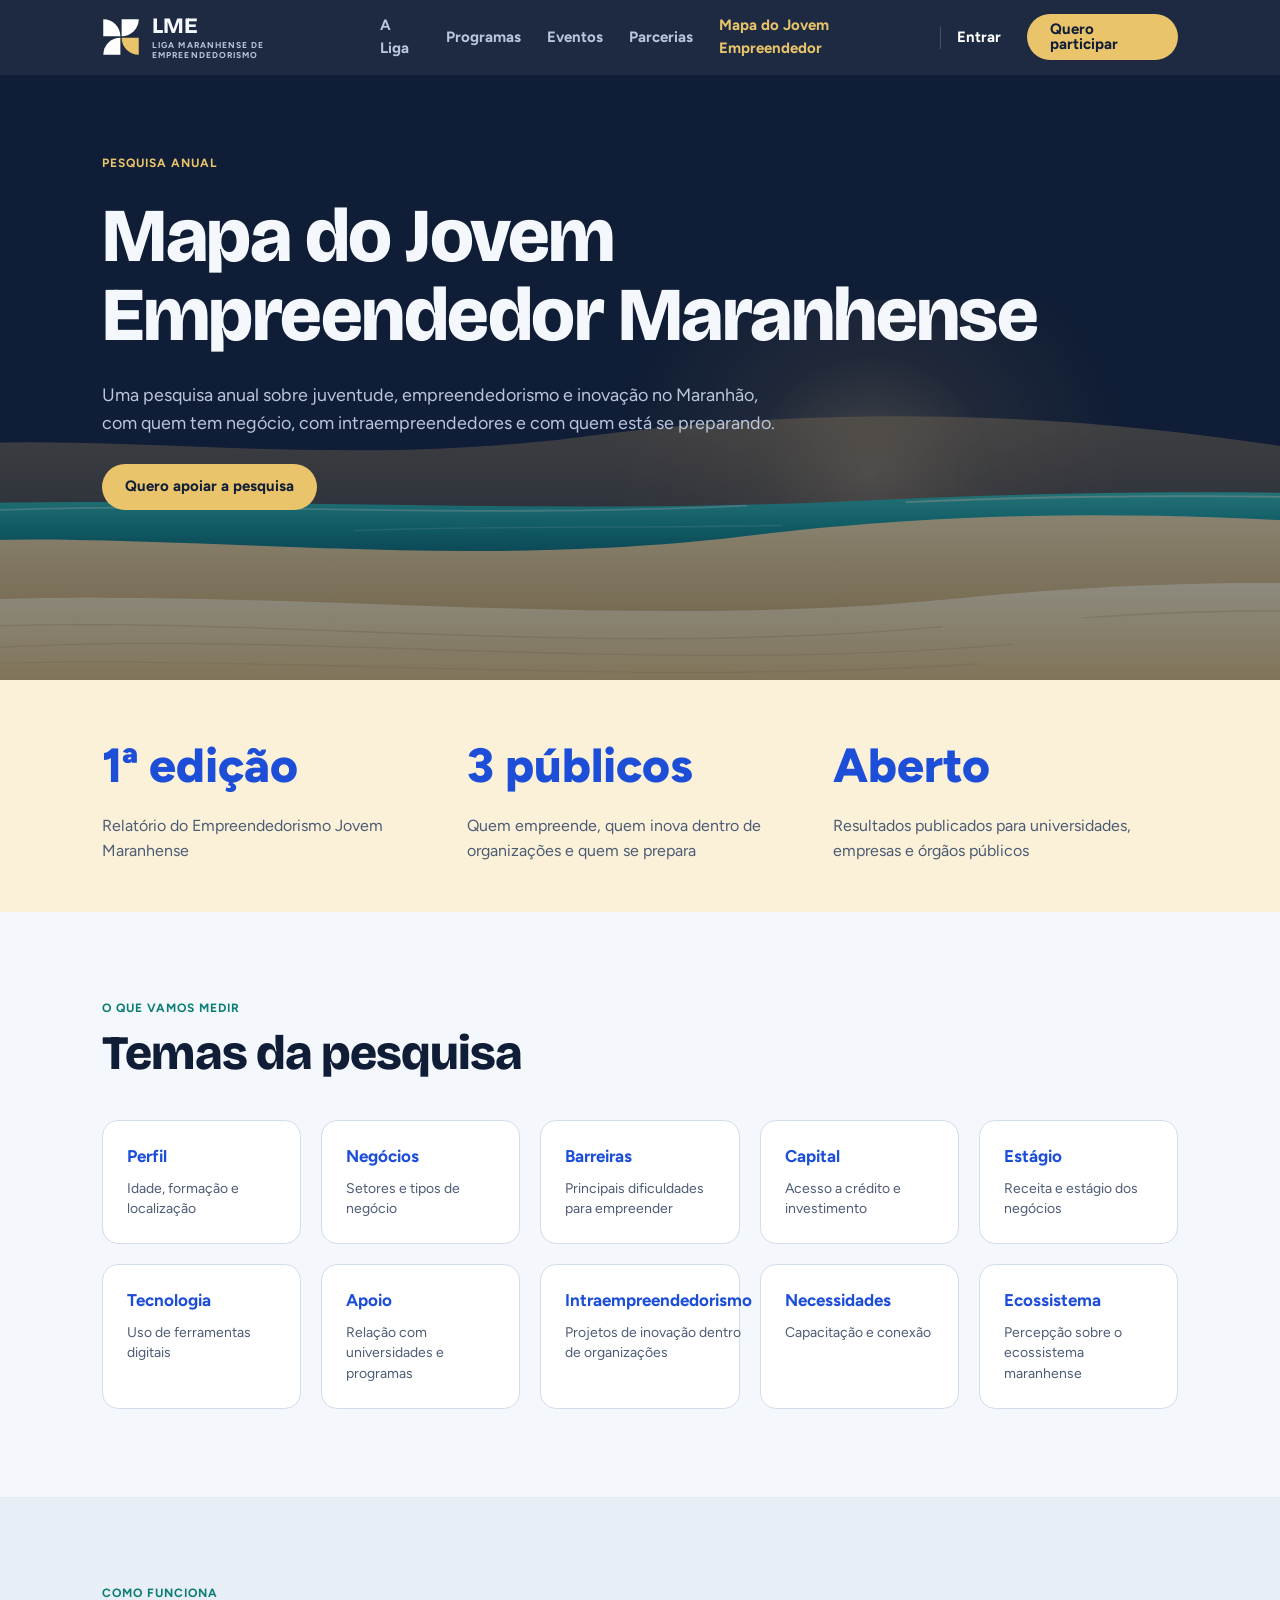
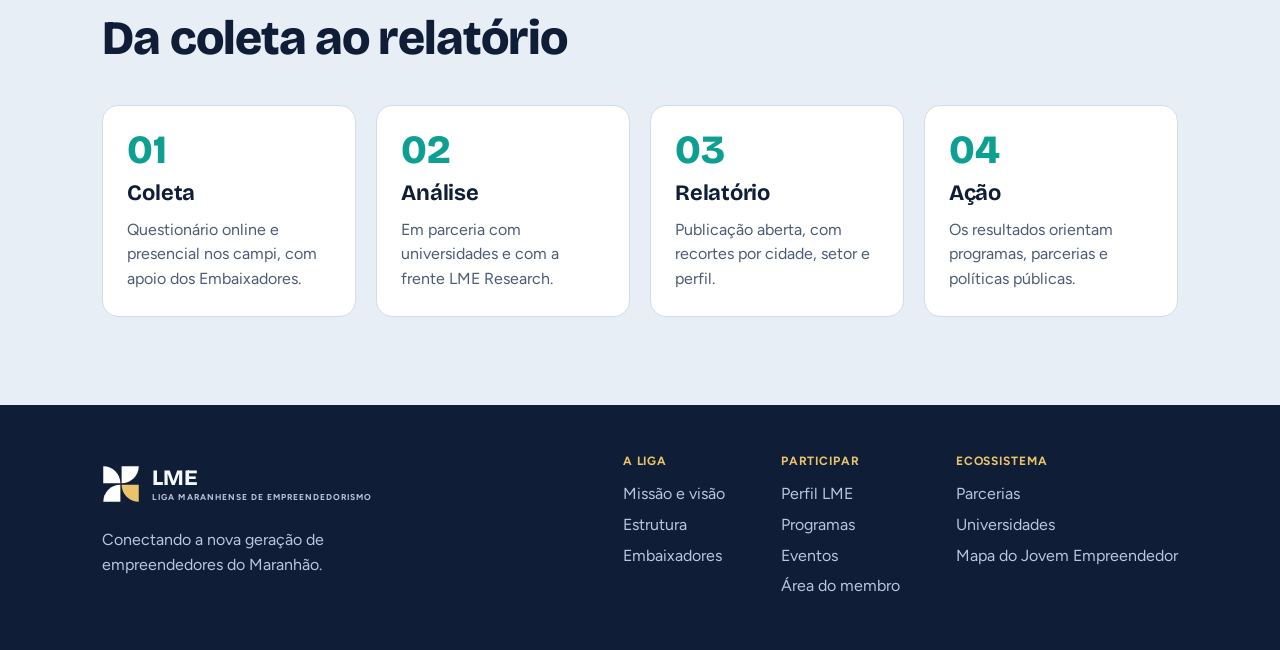
<file: mapa.html>
<!doctype html>
<html lang="pt-BR">
<head>
<meta charset="utf-8">
<meta name="viewport" content="width=device-width, initial-scale=1">
<title>Mapa do Jovem Empreendedor — LME</title>
<meta name="description" content="Pesquisa anual sobre juventude, empreendedorismo e inovação no Maranhão.">
<meta name="theme-color" content="#0f1d36">
<meta property="og:title" content="Mapa do Jovem Empreendedor — LME">
<meta property="og:description" content="Pesquisa anual sobre juventude, empreendedorismo e inovação no Maranhão.">
<meta property="og:type" content="website">
<link rel="icon" href="favicon.svg" type="image/svg+xml">
<link rel="preconnect" href="https://fonts.googleapis.com">
<link rel="preconnect" href="https://fonts.gstatic.com" crossorigin>
<link rel="stylesheet" href="https://fonts.googleapis.com/css2?family=Bricolage+Grotesque:opsz,wght@12..96,700;12..96,800&family=Figtree:wght@400;700&display=swap">
<link rel="stylesheet" href="assets/lme.css">
<script src="assets/lme.js" defer></script>
</head>
<body>
<a class="skip" href="#conteudo">Pular para o conteúdo</a>
<header class="top">
  <div class="wrap">
    <a class="brand" href="index.html" aria-label="Liga Maranhense de Empreendedorismo, início"><svg class="mark" viewBox="0 0 48 48" aria-hidden="true" focusable="false"><path d="M1.6 23.2 V1.6 A21.599999999999998 21.599999999999998 0 0 1 23.2 23.2 Z" fill="#FFFFFF"/><path d="M24.8 1.6 H46.4 A21.599999999999998 21.599999999999998 0 0 1 24.8 23.2 Z" fill="#FFFFFF"/><path d="M46.4 24.8 V46.4 A21.599999999999998 21.599999999999998 0 0 1 24.8 24.8 Z" fill="#E9C46A"/><path d="M23.2 46.4 H1.6 A21.599999999999998 21.599999999999998 0 0 1 23.2 24.8 Z" fill="#FFFFFF"/></svg><span><b>LME</b><small>Liga Maranhense de Empreendedorismo</small></span></a>
    <button class="menu" type="button" aria-expanded="false" aria-controls="menu-principal" aria-label="Abrir menu"><span></span><span></span></button>
    <nav class="nav" id="menu-principal" aria-label="Principal"><a href="a-liga.html">A Liga</a><a href="programas.html">Programas</a><a href="eventos.html">Eventos</a><a href="parcerias.html">Parcerias</a><a href="mapa.html" aria-current="page">Mapa do Jovem Empreendedor</a><a class="nav-login" href="app/">Entrar</a><a class="btn sun" href="participar.html">Quero participar</a></nav>
  </div>
</header>
<main id="conteudo">
<section class="hero inner">
<div class="dunes" aria-hidden="true">
<svg class="l-sol" viewBox="0 0 2000 560" preserveAspectRatio="xMidYMax slice"><defs><radialGradient id="sol" cx="1180" cy="330" r="300" gradientUnits="userSpaceOnUse"><stop offset="0" stop-color="#F7D9A0" stop-opacity=".55"/><stop offset=".45" stop-color="#E9B96A" stop-opacity=".18"/><stop offset="1" stop-color="#E9B96A" stop-opacity="0"/></radialGradient></defs><rect width="2000" height="560" fill="url(#sol)"/></svg>
<svg class="l-fundo" viewBox="0 0 2000 560" preserveAspectRatio="xMidYMax slice"><defs><linearGradient id="fundo" x1="0" y1="250" x2="0" y2="420" gradientUnits="userSpaceOnUse"><stop offset="0" stop-color="#B89766"/><stop offset="1" stop-color="#5F5240"/></linearGradient></defs><path d="M0 312 C260 262 520 330 860 286 C1160 248 1420 262 1660 300 C1800 322 1910 300 2000 290 V560 H0Z" fill="url(#fundo)" fill-opacity=".55"/></svg>
<svg class="l-lagoa" viewBox="0 0 2000 560" preserveAspectRatio="xMidYMax slice"><defs><linearGradient id="lagoa" x1="0" y1="340" x2="0" y2="430" gradientUnits="userSpaceOnUse"><stop offset="0" stop-color="#3CC3B4"/><stop offset=".55" stop-color="#138C8A"/><stop offset="1" stop-color="#0B5D66"/></linearGradient></defs><path d="M0 368 C380 346 760 378 1180 358 C1520 342 1780 350 2000 362 V440 H0Z" fill="url(#lagoa)"/><g fill="none" stroke-linecap="round"><path d="M120 372 C420 356 700 380 1040 364" stroke="#fff" stroke-opacity=".35" stroke-width="2"/><path d="M1220 360 C1460 350 1640 352 1860 360" stroke="#FFF4D6" stroke-opacity=".45" stroke-width="2"/><path d="M600 392 C780 386 920 390 1080 386" stroke="#fff" stroke-opacity=".18" stroke-width="1.5"/></g></svg>
<svg class="l-meio" viewBox="0 0 2000 560" preserveAspectRatio="xMidYMax slice"><defs><linearGradient id="meio" x1="0" y1="360" x2="0" y2="520" gradientUnits="userSpaceOnUse"><stop offset="0" stop-color="#F1DCA6"/><stop offset="1" stop-color="#C79E5C"/></linearGradient></defs><path d="M0 418 C300 372 640 446 1040 398 C1360 360 1640 372 2000 410 V560 H0Z" fill="url(#meio)"/></svg>
<svg class="l-frente" viewBox="0 0 2000 560" preserveAspectRatio="xMidYMax slice"><defs><linearGradient id="frente" x1="0" y1="440" x2="0" y2="560" gradientUnits="userSpaceOnUse"><stop offset="0" stop-color="#F8E9C2"/><stop offset="1" stop-color="#E0BC78"/></linearGradient></defs><path d="M0 482 C420 438 840 512 1280 468 C1600 438 1820 452 2000 478 V560 H0Z" fill="url(#frente)"/><g fill="none" stroke="#8C6A3C" stroke-linecap="round" stroke-width="1.5"><path d="M80 506 C420 476 820 540 1260 500" stroke-opacity=".22"/><path d="M160 526 C520 500 900 556 1340 520" stroke-opacity=".18"/><path d="M60 546 C460 524 860 570 1300 542" stroke-opacity=".14"/><path d="M1420 490 C1620 476 1780 482 1960 498" stroke-opacity=".2"/></g></svg>
</div>
<div class="wrap"><p class="eyebrow" style="color:var(--duna)">Pesquisa anual</p><h1 class="display-xl">Mapa do Jovem Empreendedor Maranhense</h1><p class="lead">Uma pesquisa anual sobre juventude, empreendedorismo e inovação no Maranhão, com quem tem negócio, com intraempreendedores e com quem está se preparando.</p><div class="row"><a class="btn sun" href="parcerias.html#contato">Quero apoiar a pesquisa</a></div></div>
</section><section class="band sun" style="padding-block:48px"><div class="wrap grid g3">
<div class="head"><p class="display-l" style="color:var(--azulejo)">1ª edição</p><p class="muted">Relatório do Empreendedorismo Jovem Maranhense</p></div><div class="head"><p class="display-l" style="color:var(--azulejo)">3 públicos</p><p class="muted">Quem empreende, quem inova dentro de organizações e quem se prepara</p></div><div class="head"><p class="display-l" style="color:var(--azulejo)">Aberto</p><p class="muted">Resultados publicados para universidades, empresas e órgãos públicos</p></div>
</div></section>
<section class="band"><div class="wrap stack"><div class="head"><p class="eyebrow">O que vamos medir</p><h2 class="display-l">Temas da pesquisa</h2></div>
<div class="grid g5"><div class="card"><h3 class="h4" style="color:var(--azulejo)">Perfil</h3><p class="muted small">Idade, formação e localização</p></div><div class="card"><h3 class="h4" style="color:var(--azulejo)">Negócios</h3><p class="muted small">Setores e tipos de negócio</p></div><div class="card"><h3 class="h4" style="color:var(--azulejo)">Barreiras</h3><p class="muted small">Principais dificuldades para empreender</p></div><div class="card"><h3 class="h4" style="color:var(--azulejo)">Capital</h3><p class="muted small">Acesso a crédito e investimento</p></div><div class="card"><h3 class="h4" style="color:var(--azulejo)">Estágio</h3><p class="muted small">Receita e estágio dos negócios</p></div><div class="card"><h3 class="h4" style="color:var(--azulejo)">Tecnologia</h3><p class="muted small">Uso de ferramentas digitais</p></div><div class="card"><h3 class="h4" style="color:var(--azulejo)">Apoio</h3><p class="muted small">Relação com universidades e programas</p></div><div class="card"><h3 class="h4" style="color:var(--azulejo)">Intraempreendedorismo</h3><p class="muted small">Projetos de inovação dentro de organizações</p></div><div class="card"><h3 class="h4" style="color:var(--azulejo)">Necessidades</h3><p class="muted small">Capacitação e conexão</p></div><div class="card"><h3 class="h4" style="color:var(--azulejo)">Ecossistema</h3><p class="muted small">Percepção sobre o ecossistema maranhense</p></div></div>
</div></section>
<section class="band sunk"><div class="wrap stack"><div class="head"><p class="eyebrow">Como funciona</p><h2 class="display-l">Da coleta ao relatório</h2></div>
<div class="grid g4"><div class="card"><p style="font:800 40px/1 var(--display);color:var(--lagoa)">01</p><h3 class="h3">Coleta</h3><p class="muted">Questionário online e presencial nos campi, com apoio dos Embaixadores.</p></div><div class="card"><p style="font:800 40px/1 var(--display);color:var(--lagoa)">02</p><h3 class="h3">Análise</h3><p class="muted">Em parceria com universidades e com a frente LME Research.</p></div><div class="card"><p style="font:800 40px/1 var(--display);color:var(--lagoa)">03</p><h3 class="h3">Relatório</h3><p class="muted">Publicação aberta, com recortes por cidade, setor e perfil.</p></div><div class="card"><p style="font:800 40px/1 var(--display);color:var(--lagoa)">04</p><h3 class="h3">Ação</h3><p class="muted">Os resultados orientam programas, parcerias e políticas públicas.</p></div></div>
</div></section>
</main>
<footer class="foot">
  <div class="wrap">
    <div style="display:grid;gap:12px;max-width:320px">
      <a class="brand" href="index.html"><svg class="mark" viewBox="0 0 48 48" aria-hidden="true" focusable="false"><path d="M1.6 23.2 V1.6 A21.599999999999998 21.599999999999998 0 0 1 23.2 23.2 Z" fill="#FFFFFF"/><path d="M24.8 1.6 H46.4 A21.599999999999998 21.599999999999998 0 0 1 24.8 23.2 Z" fill="#FFFFFF"/><path d="M46.4 24.8 V46.4 A21.599999999999998 21.599999999999998 0 0 1 24.8 24.8 Z" fill="#E9C46A"/><path d="M23.2 46.4 H1.6 A21.599999999999998 21.599999999999998 0 0 1 23.2 24.8 Z" fill="#FFFFFF"/></svg><span><b style="color:#f4f7fb">LME</b><small>Liga Maranhense de Empreendedorismo</small></span></a>
      <p>Conectando a nova geração de empreendedores do Maranhão.</p>
    </div>
    <div class="cols">
      <div><h4>A Liga</h4><ul><li><a href="a-liga.html">Missão e visão</a></li><li><a href="a-liga.html#estrutura">Estrutura</a></li><li><a href="parcerias.html#embaixadores">Embaixadores</a></li></ul></div>
      <div><h4>Participar</h4><ul><li><a href="participar.html">Perfil LME</a></li><li><a href="programas.html">Programas</a></li><li><a href="eventos.html">Eventos</a></li><li><a href="app/">Área do membro</a></li></ul></div>
      <div><h4>Ecossistema</h4><ul><li><a href="parcerias.html">Parcerias</a></li><li><a href="parcerias.html#universidades">Universidades</a></li><li><a href="mapa.html">Mapa do Jovem Empreendedor</a></li></ul></div>
    </div>
  </div>
</footer>
</body>
</html>
</file>
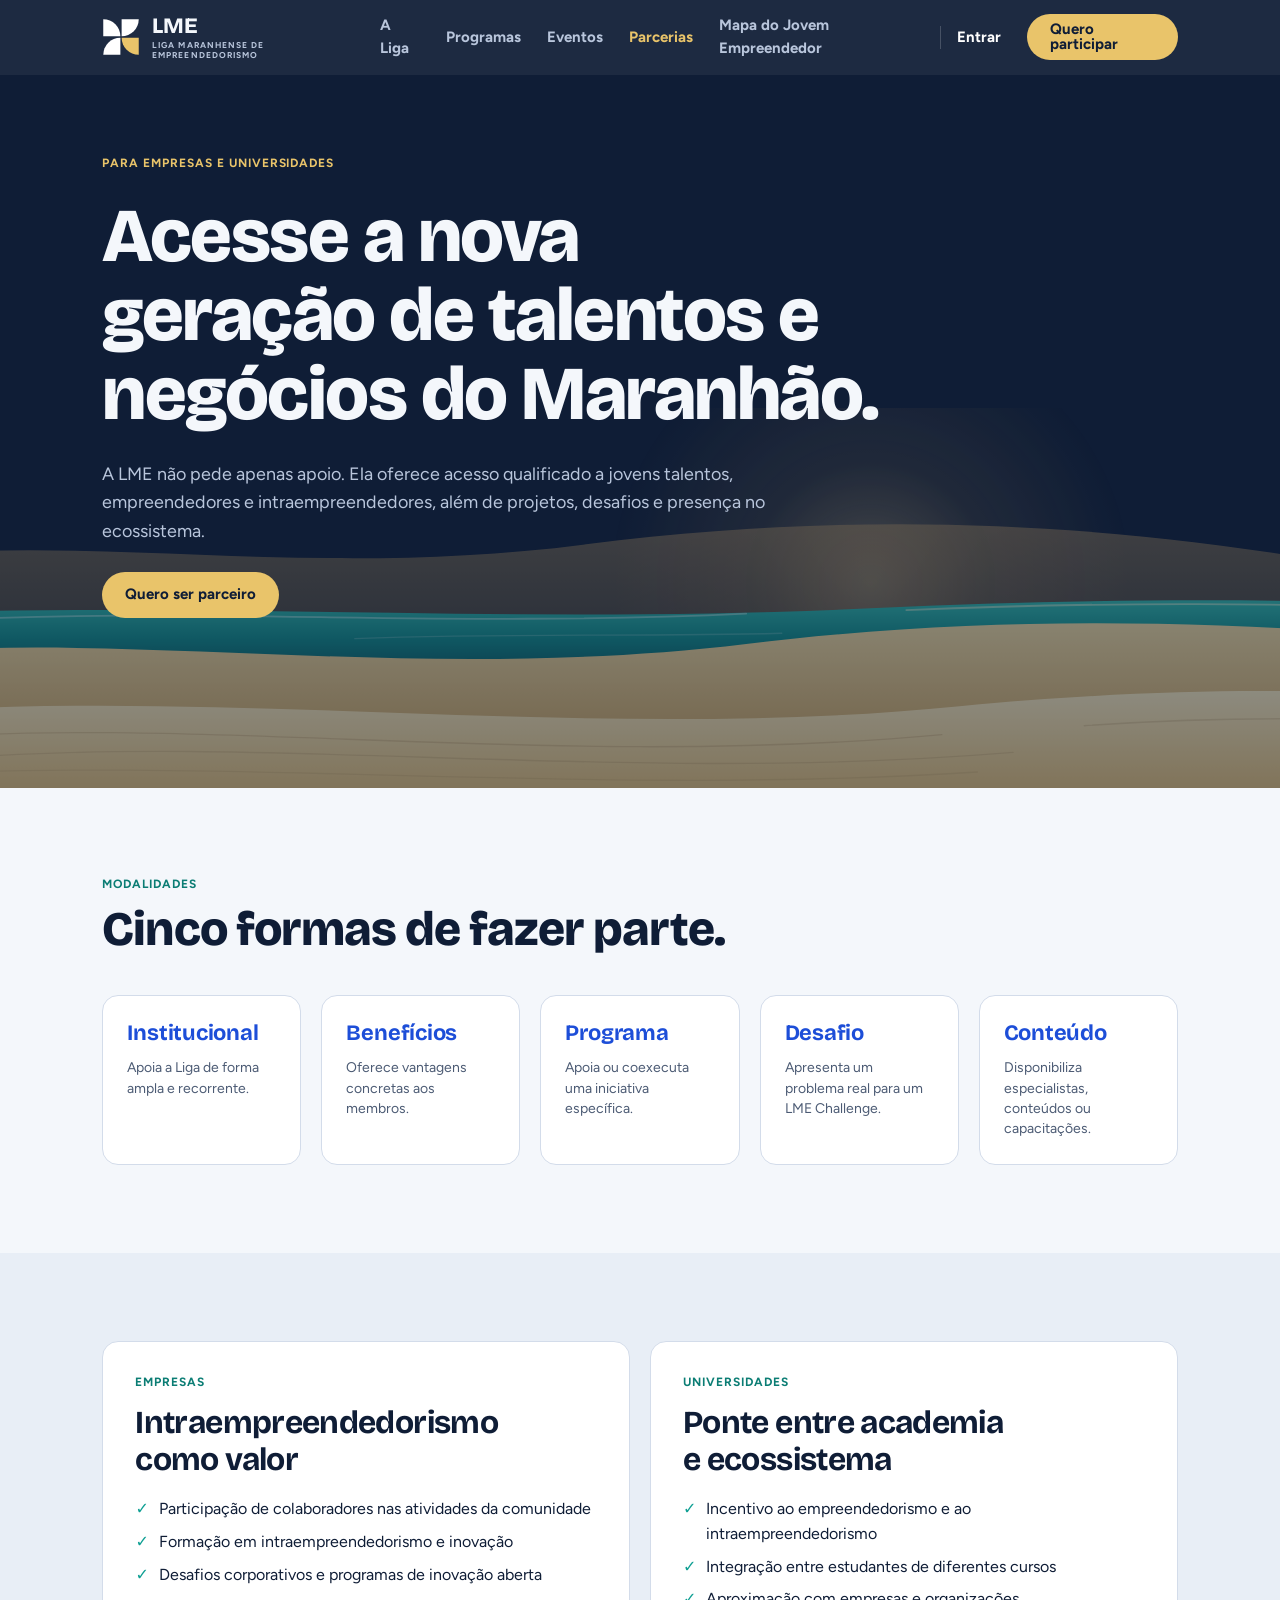
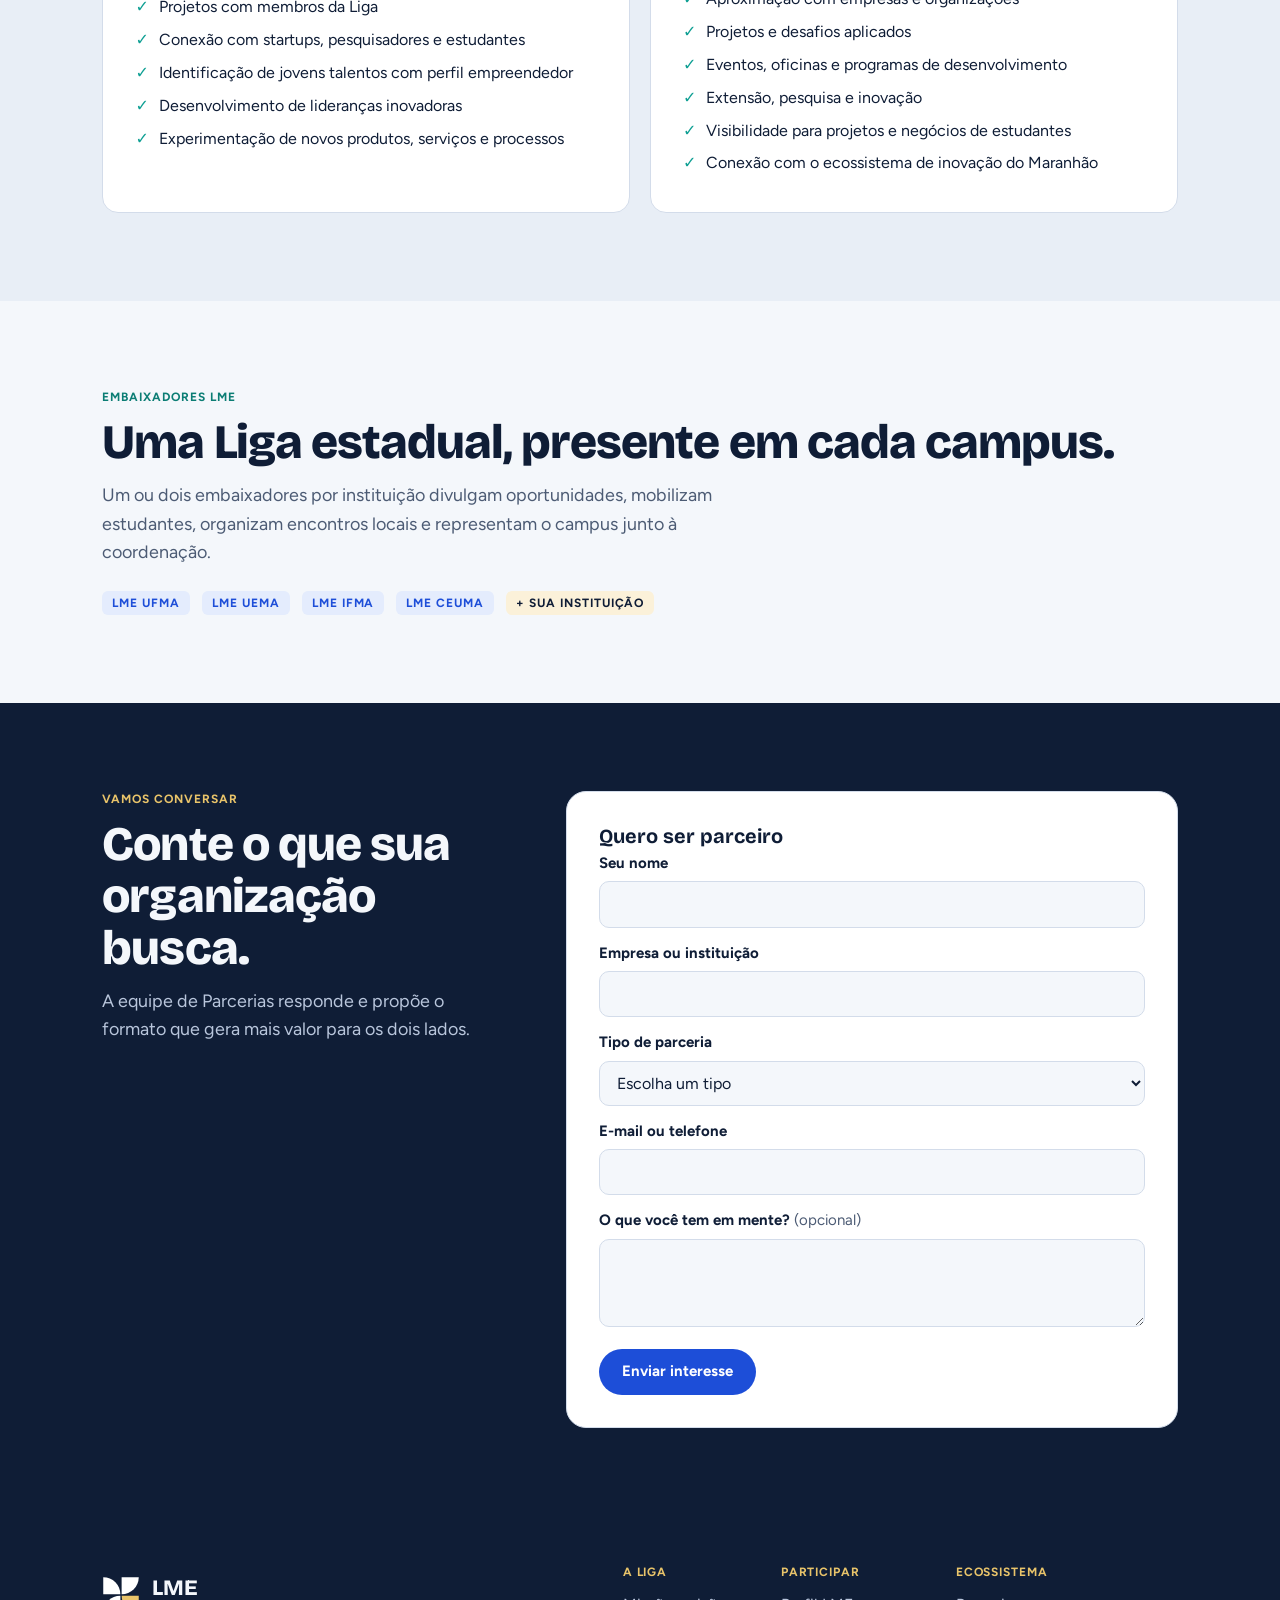
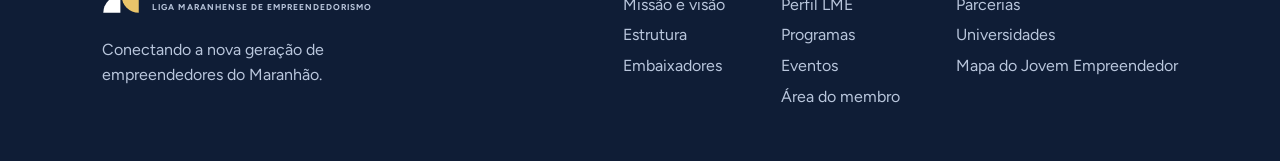
<file: parcerias.html>
<!doctype html>
<html lang="pt-BR">
<head>
<meta charset="utf-8">
<meta name="viewport" content="width=device-width, initial-scale=1">
<title>Parcerias — LME</title>
<meta name="description" content="Modalidades de parceria com a LME para empresas, universidades e instituições.">
<meta name="theme-color" content="#0f1d36">
<meta property="og:title" content="Parcerias — LME">
<meta property="og:description" content="Modalidades de parceria com a LME para empresas, universidades e instituições.">
<meta property="og:type" content="website">
<link rel="icon" href="favicon.svg" type="image/svg+xml">
<link rel="preconnect" href="https://fonts.googleapis.com">
<link rel="preconnect" href="https://fonts.gstatic.com" crossorigin>
<link rel="stylesheet" href="https://fonts.googleapis.com/css2?family=Bricolage+Grotesque:opsz,wght@12..96,700;12..96,800&family=Figtree:wght@400;700&display=swap">
<link rel="stylesheet" href="assets/lme.css">
<script src="assets/lme.js" defer></script>
<script src="config.js" defer></script>
<script src="assets/forms.js" defer></script>
</head>
<body>
<a class="skip" href="#conteudo">Pular para o conteúdo</a>
<header class="top">
  <div class="wrap">
    <a class="brand" href="index.html" aria-label="Liga Maranhense de Empreendedorismo, início"><svg class="mark" viewBox="0 0 48 48" aria-hidden="true" focusable="false"><path d="M1.6 23.2 V1.6 A21.599999999999998 21.599999999999998 0 0 1 23.2 23.2 Z" fill="#FFFFFF"/><path d="M24.8 1.6 H46.4 A21.599999999999998 21.599999999999998 0 0 1 24.8 23.2 Z" fill="#FFFFFF"/><path d="M46.4 24.8 V46.4 A21.599999999999998 21.599999999999998 0 0 1 24.8 24.8 Z" fill="#E9C46A"/><path d="M23.2 46.4 H1.6 A21.599999999999998 21.599999999999998 0 0 1 23.2 24.8 Z" fill="#FFFFFF"/></svg><span><b>LME</b><small>Liga Maranhense de Empreendedorismo</small></span></a>
    <button class="menu" type="button" aria-expanded="false" aria-controls="menu-principal" aria-label="Abrir menu"><span></span><span></span></button>
    <nav class="nav" id="menu-principal" aria-label="Principal"><a href="a-liga.html">A Liga</a><a href="programas.html">Programas</a><a href="eventos.html">Eventos</a><a href="parcerias.html" aria-current="page">Parcerias</a><a href="mapa.html">Mapa do Jovem Empreendedor</a><a class="nav-login" href="app/">Entrar</a><a class="btn sun" href="participar.html">Quero participar</a></nav>
  </div>
</header>
<main id="conteudo">
<section class="hero inner">
<div class="dunes" aria-hidden="true">
<svg class="l-sol" viewBox="0 0 2000 560" preserveAspectRatio="xMidYMax slice"><defs><radialGradient id="sol" cx="1180" cy="330" r="300" gradientUnits="userSpaceOnUse"><stop offset="0" stop-color="#F7D9A0" stop-opacity=".55"/><stop offset=".45" stop-color="#E9B96A" stop-opacity=".18"/><stop offset="1" stop-color="#E9B96A" stop-opacity="0"/></radialGradient></defs><rect width="2000" height="560" fill="url(#sol)"/></svg>
<svg class="l-fundo" viewBox="0 0 2000 560" preserveAspectRatio="xMidYMax slice"><defs><linearGradient id="fundo" x1="0" y1="250" x2="0" y2="420" gradientUnits="userSpaceOnUse"><stop offset="0" stop-color="#B89766"/><stop offset="1" stop-color="#5F5240"/></linearGradient></defs><path d="M0 312 C260 262 520 330 860 286 C1160 248 1420 262 1660 300 C1800 322 1910 300 2000 290 V560 H0Z" fill="url(#fundo)" fill-opacity=".55"/></svg>
<svg class="l-lagoa" viewBox="0 0 2000 560" preserveAspectRatio="xMidYMax slice"><defs><linearGradient id="lagoa" x1="0" y1="340" x2="0" y2="430" gradientUnits="userSpaceOnUse"><stop offset="0" stop-color="#3CC3B4"/><stop offset=".55" stop-color="#138C8A"/><stop offset="1" stop-color="#0B5D66"/></linearGradient></defs><path d="M0 368 C380 346 760 378 1180 358 C1520 342 1780 350 2000 362 V440 H0Z" fill="url(#lagoa)"/><g fill="none" stroke-linecap="round"><path d="M120 372 C420 356 700 380 1040 364" stroke="#fff" stroke-opacity=".35" stroke-width="2"/><path d="M1220 360 C1460 350 1640 352 1860 360" stroke="#FFF4D6" stroke-opacity=".45" stroke-width="2"/><path d="M600 392 C780 386 920 390 1080 386" stroke="#fff" stroke-opacity=".18" stroke-width="1.5"/></g></svg>
<svg class="l-meio" viewBox="0 0 2000 560" preserveAspectRatio="xMidYMax slice"><defs><linearGradient id="meio" x1="0" y1="360" x2="0" y2="520" gradientUnits="userSpaceOnUse"><stop offset="0" stop-color="#F1DCA6"/><stop offset="1" stop-color="#C79E5C"/></linearGradient></defs><path d="M0 418 C300 372 640 446 1040 398 C1360 360 1640 372 2000 410 V560 H0Z" fill="url(#meio)"/></svg>
<svg class="l-frente" viewBox="0 0 2000 560" preserveAspectRatio="xMidYMax slice"><defs><linearGradient id="frente" x1="0" y1="440" x2="0" y2="560" gradientUnits="userSpaceOnUse"><stop offset="0" stop-color="#F8E9C2"/><stop offset="1" stop-color="#E0BC78"/></linearGradient></defs><path d="M0 482 C420 438 840 512 1280 468 C1600 438 1820 452 2000 478 V560 H0Z" fill="url(#frente)"/><g fill="none" stroke="#8C6A3C" stroke-linecap="round" stroke-width="1.5"><path d="M80 506 C420 476 820 540 1260 500" stroke-opacity=".22"/><path d="M160 526 C520 500 900 556 1340 520" stroke-opacity=".18"/><path d="M60 546 C460 524 860 570 1300 542" stroke-opacity=".14"/><path d="M1420 490 C1620 476 1780 482 1960 498" stroke-opacity=".2"/></g></svg>
</div>
<div class="wrap"><p class="eyebrow" style="color:var(--duna)">Para empresas e universidades</p><h1 class="display-xl">Acesse a nova geração de talentos e negócios do Maranhão.</h1><p class="lead">A LME não pede apenas apoio. Ela oferece acesso qualificado a jovens talentos, empreendedores e intraempreendedores, além de projetos, desafios e presença no ecossistema.</p><div class="row"><a class="btn sun" href="#contato">Quero ser parceiro</a></div></div>
</section><section class="band"><div class="wrap stack"><div class="head"><p class="eyebrow">Modalidades</p><h2 class="display-l">Cinco formas de fazer parte.</h2></div>
<div class="grid g5"><div class="card"><h3 class="h3 blue">Institucional</h3><p class="muted small">Apoia a Liga de forma ampla e recorrente.</p></div><div class="card"><h3 class="h3 blue">Benefícios</h3><p class="muted small">Oferece vantagens concretas aos membros.</p></div><div class="card"><h3 class="h3 blue">Programa</h3><p class="muted small">Apoia ou coexecuta uma iniciativa específica.</p></div><div class="card"><h3 class="h3 blue">Desafio</h3><p class="muted small">Apresenta um problema real para um LME Challenge.</p></div><div class="card"><h3 class="h3 blue">Conteúdo</h3><p class="muted small">Disponibiliza especialistas, conteúdos ou capacitações.</p></div></div>
</div></section>
<section class="band sunk" id="universidades"><div class="wrap grid g2">
<div class="card" style="padding:32px;gap:14px"><p class="eyebrow">Empresas</p><h2 class="h2">Intraempreendedorismo como valor</h2><ul class="check"><li>Participação de colaboradores nas atividades da comunidade</li><li>Formação em intraempreendedorismo e inovação</li><li>Desafios corporativos e programas de inovação aberta</li><li>Projetos com membros da Liga</li><li>Conexão com startups, pesquisadores e estudantes</li><li>Identificação de jovens talentos com perfil empreendedor</li><li>Desenvolvimento de lideranças inovadoras</li><li>Experimentação de novos produtos, serviços e processos</li></ul></div>
<div class="card" style="padding:32px;gap:14px"><p class="eyebrow">Universidades</p><h2 class="h2">Ponte entre academia e ecossistema</h2><ul class="check"><li>Incentivo ao empreendedorismo e ao intraempreendedorismo</li><li>Integração entre estudantes de diferentes cursos</li><li>Aproximação com empresas e organizações</li><li>Projetos e desafios aplicados</li><li>Eventos, oficinas e programas de desenvolvimento</li><li>Extensão, pesquisa e inovação</li><li>Visibilidade para projetos e negócios de estudantes</li><li>Conexão com o ecossistema de inovação do Maranhão</li></ul></div>
</div></section>
<section class="band" id="embaixadores"><div class="wrap stack" style="gap:24px"><div class="head"><p class="eyebrow">Embaixadores LME</p><h2 class="display-l">Uma Liga estadual, presente em cada campus.</h2><p class="lead">Um ou dois embaixadores por instituição divulgam oportunidades, mobilizam estudantes, organizam encontros locais e representam o campus junto à coordenação.</p></div>
<div class="row"><span class="badge">LME UFMA</span><span class="badge">LME UEMA</span><span class="badge">LME IFMA</span><span class="badge">LME CEUMA</span><span class="badge duna">+ sua instituição</span></div>
</div></section>
<section class="band dark" id="contato"><div class="wrap split">
<div class="head"><p class="eyebrow">Vamos conversar</p><h2 class="display-l">Conte o que sua organização busca.</h2><p class="lead">A equipe de Parcerias responde e propõe o formato que gera mais valor para os dois lados.</p></div>
<form class="form" id="parceria-form" novalidate>
<p class="status info" id="parceria-gate" hidden></p>
<fieldset><legend>Quero ser parceiro</legend>
<div class="field"><label for="p-nome">Seu nome</label><input id="p-nome" type="text" autocomplete="name" required></div>
<div class="field"><label for="p-org">Empresa ou instituição</label><input id="p-org" type="text" autocomplete="organization" required></div>
<div class="field"><label for="p-tipo">Tipo de parceria</label><select id="p-tipo" required><option value="">Escolha um tipo</option><option>Institucional</option><option>Benefícios</option><option>Programa</option><option>Desafio</option><option>Conteúdo</option><option>Ainda não sei</option></select></div>
<div class="field"><label for="p-contato">E-mail ou telefone</label><input id="p-contato" type="text" required></div>
<div class="field"><label for="p-msg">O que você tem em mente? <span class="opt">(opcional)</span></label><textarea id="p-msg"></textarea></div>
</fieldset>
<div><button class="btn primary" type="submit" id="parceria-submit">Enviar interesse</button></div>
<p class="status" id="parceria-status" role="status" aria-live="polite" hidden></p>
</form>
</div></section>
</main>
<footer class="foot">
  <div class="wrap">
    <div style="display:grid;gap:12px;max-width:320px">
      <a class="brand" href="index.html"><svg class="mark" viewBox="0 0 48 48" aria-hidden="true" focusable="false"><path d="M1.6 23.2 V1.6 A21.599999999999998 21.599999999999998 0 0 1 23.2 23.2 Z" fill="#FFFFFF"/><path d="M24.8 1.6 H46.4 A21.599999999999998 21.599999999999998 0 0 1 24.8 23.2 Z" fill="#FFFFFF"/><path d="M46.4 24.8 V46.4 A21.599999999999998 21.599999999999998 0 0 1 24.8 24.8 Z" fill="#E9C46A"/><path d="M23.2 46.4 H1.6 A21.599999999999998 21.599999999999998 0 0 1 23.2 24.8 Z" fill="#FFFFFF"/></svg><span><b style="color:#f4f7fb">LME</b><small>Liga Maranhense de Empreendedorismo</small></span></a>
      <p>Conectando a nova geração de empreendedores do Maranhão.</p>
    </div>
    <div class="cols">
      <div><h4>A Liga</h4><ul><li><a href="a-liga.html">Missão e visão</a></li><li><a href="a-liga.html#estrutura">Estrutura</a></li><li><a href="parcerias.html#embaixadores">Embaixadores</a></li></ul></div>
      <div><h4>Participar</h4><ul><li><a href="participar.html">Perfil LME</a></li><li><a href="programas.html">Programas</a></li><li><a href="eventos.html">Eventos</a></li><li><a href="app/">Área do membro</a></li></ul></div>
      <div><h4>Ecossistema</h4><ul><li><a href="parcerias.html">Parcerias</a></li><li><a href="parcerias.html#universidades">Universidades</a></li><li><a href="mapa.html">Mapa do Jovem Empreendedor</a></li></ul></div>
    </div>
  </div>
</footer>
</body>
</html>
</file>
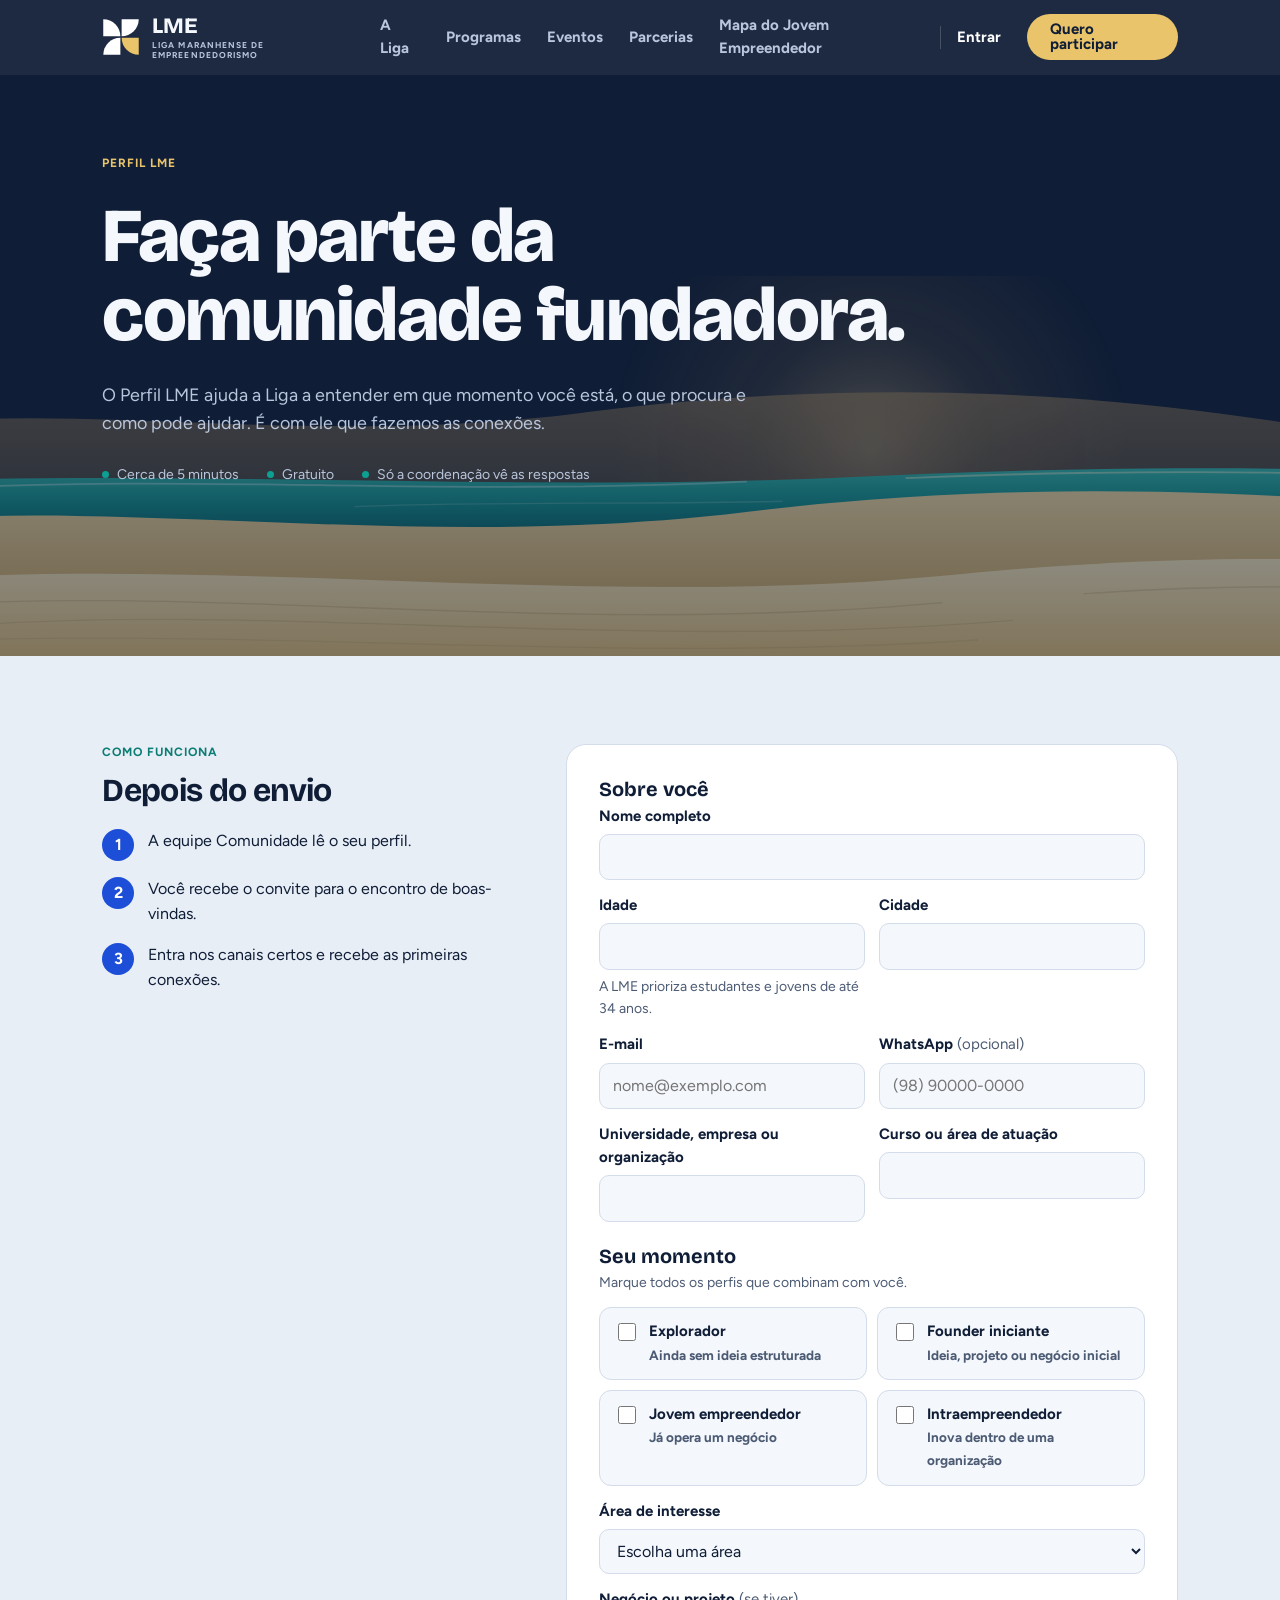
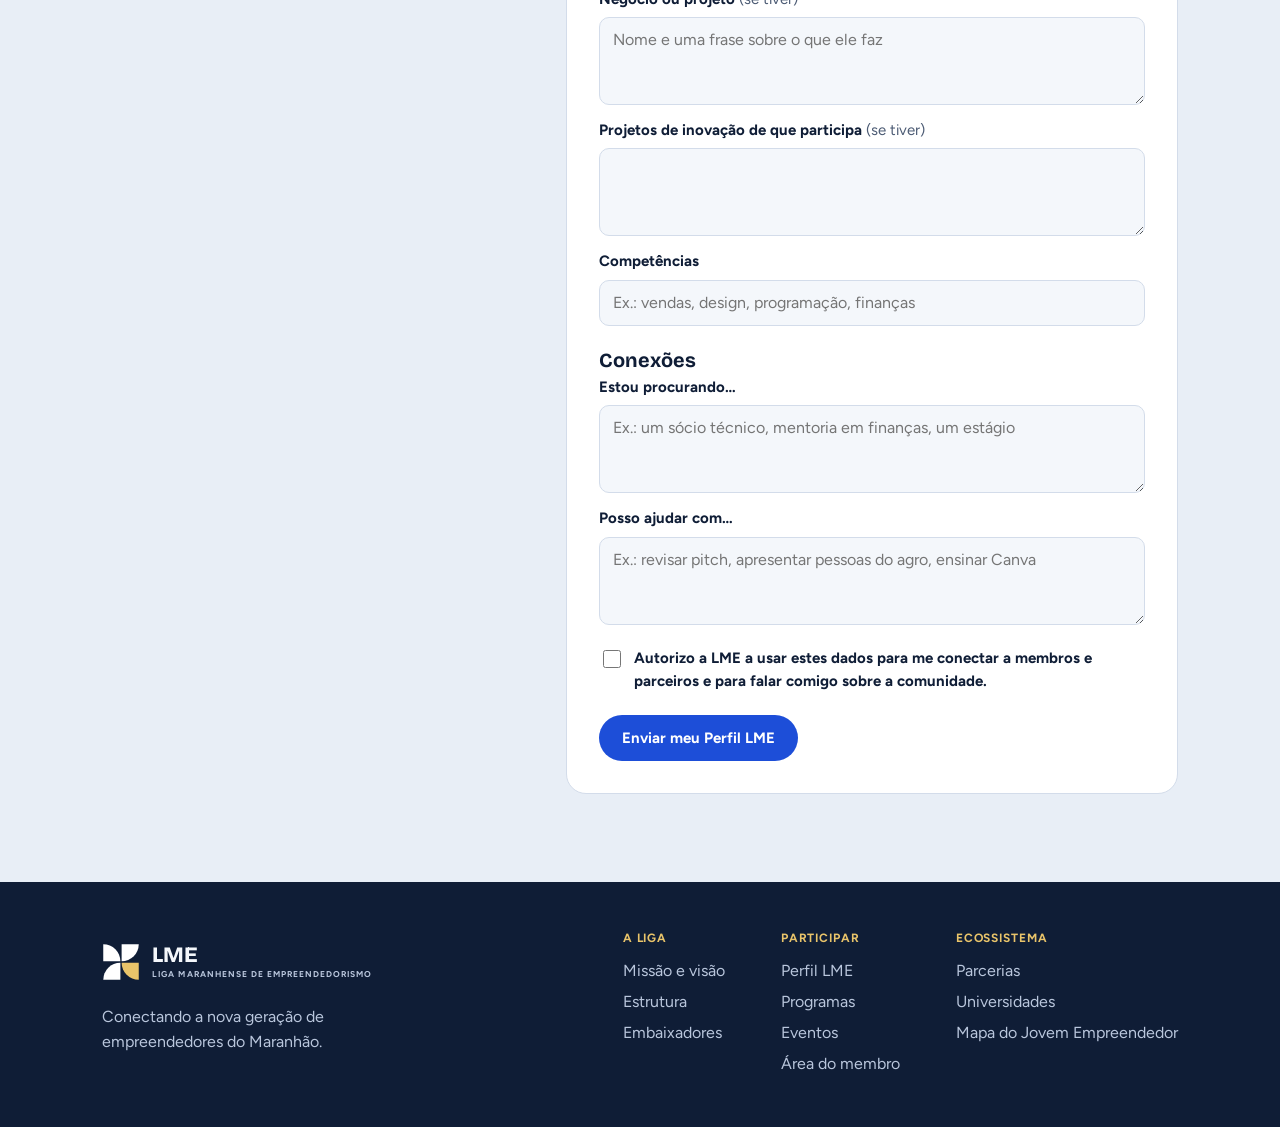
<file: participar.html>
<!doctype html>
<html lang="pt-BR">
<head>
<meta charset="utf-8">
<meta name="viewport" content="width=device-width, initial-scale=1">
<title>Perfil LME — Participar</title>
<meta name="description" content="Faça o seu Perfil LME e entre para a comunidade fundadora da Liga Maranhense de Empreendedorismo.">
<meta name="theme-color" content="#0f1d36">
<meta property="og:title" content="Perfil LME — Participar">
<meta property="og:description" content="Faça o seu Perfil LME e entre para a comunidade fundadora da Liga Maranhense de Empreendedorismo.">
<meta property="og:type" content="website">
<link rel="icon" href="favicon.svg" type="image/svg+xml">
<link rel="preconnect" href="https://fonts.googleapis.com">
<link rel="preconnect" href="https://fonts.gstatic.com" crossorigin>
<link rel="stylesheet" href="https://fonts.googleapis.com/css2?family=Bricolage+Grotesque:opsz,wght@12..96,700;12..96,800&family=Figtree:wght@400;700&display=swap">
<link rel="stylesheet" href="assets/lme.css">
<script src="assets/lme.js" defer></script>
<script src="config.js" defer></script>
<script src="assets/forms.js" defer></script>
</head>
<body>
<a class="skip" href="#conteudo">Pular para o conteúdo</a>
<header class="top">
  <div class="wrap">
    <a class="brand" href="index.html" aria-label="Liga Maranhense de Empreendedorismo, início"><svg class="mark" viewBox="0 0 48 48" aria-hidden="true" focusable="false"><path d="M1.6 23.2 V1.6 A21.599999999999998 21.599999999999998 0 0 1 23.2 23.2 Z" fill="#FFFFFF"/><path d="M24.8 1.6 H46.4 A21.599999999999998 21.599999999999998 0 0 1 24.8 23.2 Z" fill="#FFFFFF"/><path d="M46.4 24.8 V46.4 A21.599999999999998 21.599999999999998 0 0 1 24.8 24.8 Z" fill="#E9C46A"/><path d="M23.2 46.4 H1.6 A21.599999999999998 21.599999999999998 0 0 1 23.2 24.8 Z" fill="#FFFFFF"/></svg><span><b>LME</b><small>Liga Maranhense de Empreendedorismo</small></span></a>
    <button class="menu" type="button" aria-expanded="false" aria-controls="menu-principal" aria-label="Abrir menu"><span></span><span></span></button>
    <nav class="nav" id="menu-principal" aria-label="Principal"><a href="a-liga.html">A Liga</a><a href="programas.html">Programas</a><a href="eventos.html">Eventos</a><a href="parcerias.html">Parcerias</a><a href="mapa.html">Mapa do Jovem Empreendedor</a><a class="nav-login" href="app/">Entrar</a><a class="btn sun" href="participar.html">Quero participar</a></nav>
  </div>
</header>
<main id="conteudo">
<section class="hero inner">
<div class="dunes" aria-hidden="true">
<svg class="l-sol" viewBox="0 0 2000 560" preserveAspectRatio="xMidYMax slice"><defs><radialGradient id="sol" cx="1180" cy="330" r="300" gradientUnits="userSpaceOnUse"><stop offset="0" stop-color="#F7D9A0" stop-opacity=".55"/><stop offset=".45" stop-color="#E9B96A" stop-opacity=".18"/><stop offset="1" stop-color="#E9B96A" stop-opacity="0"/></radialGradient></defs><rect width="2000" height="560" fill="url(#sol)"/></svg>
<svg class="l-fundo" viewBox="0 0 2000 560" preserveAspectRatio="xMidYMax slice"><defs><linearGradient id="fundo" x1="0" y1="250" x2="0" y2="420" gradientUnits="userSpaceOnUse"><stop offset="0" stop-color="#B89766"/><stop offset="1" stop-color="#5F5240"/></linearGradient></defs><path d="M0 312 C260 262 520 330 860 286 C1160 248 1420 262 1660 300 C1800 322 1910 300 2000 290 V560 H0Z" fill="url(#fundo)" fill-opacity=".55"/></svg>
<svg class="l-lagoa" viewBox="0 0 2000 560" preserveAspectRatio="xMidYMax slice"><defs><linearGradient id="lagoa" x1="0" y1="340" x2="0" y2="430" gradientUnits="userSpaceOnUse"><stop offset="0" stop-color="#3CC3B4"/><stop offset=".55" stop-color="#138C8A"/><stop offset="1" stop-color="#0B5D66"/></linearGradient></defs><path d="M0 368 C380 346 760 378 1180 358 C1520 342 1780 350 2000 362 V440 H0Z" fill="url(#lagoa)"/><g fill="none" stroke-linecap="round"><path d="M120 372 C420 356 700 380 1040 364" stroke="#fff" stroke-opacity=".35" stroke-width="2"/><path d="M1220 360 C1460 350 1640 352 1860 360" stroke="#FFF4D6" stroke-opacity=".45" stroke-width="2"/><path d="M600 392 C780 386 920 390 1080 386" stroke="#fff" stroke-opacity=".18" stroke-width="1.5"/></g></svg>
<svg class="l-meio" viewBox="0 0 2000 560" preserveAspectRatio="xMidYMax slice"><defs><linearGradient id="meio" x1="0" y1="360" x2="0" y2="520" gradientUnits="userSpaceOnUse"><stop offset="0" stop-color="#F1DCA6"/><stop offset="1" stop-color="#C79E5C"/></linearGradient></defs><path d="M0 418 C300 372 640 446 1040 398 C1360 360 1640 372 2000 410 V560 H0Z" fill="url(#meio)"/></svg>
<svg class="l-frente" viewBox="0 0 2000 560" preserveAspectRatio="xMidYMax slice"><defs><linearGradient id="frente" x1="0" y1="440" x2="0" y2="560" gradientUnits="userSpaceOnUse"><stop offset="0" stop-color="#F8E9C2"/><stop offset="1" stop-color="#E0BC78"/></linearGradient></defs><path d="M0 482 C420 438 840 512 1280 468 C1600 438 1820 452 2000 478 V560 H0Z" fill="url(#frente)"/><g fill="none" stroke="#8C6A3C" stroke-linecap="round" stroke-width="1.5"><path d="M80 506 C420 476 820 540 1260 500" stroke-opacity=".22"/><path d="M160 526 C520 500 900 556 1340 520" stroke-opacity=".18"/><path d="M60 546 C460 524 860 570 1300 542" stroke-opacity=".14"/><path d="M1420 490 C1620 476 1780 482 1960 498" stroke-opacity=".2"/></g></svg>
</div>
<div class="wrap"><p class="eyebrow" style="color:var(--duna)">Perfil LME</p><h1 class="display-xl">Faça parte da comunidade fundadora.</h1><p class="lead">O Perfil LME ajuda a Liga a entender em que momento você está, o que procura e como pode ajudar. É com ele que fazemos as conexões.</p><p class="facts"><span>Cerca de 5 minutos</span><span>Gratuito</span><span>Só a coordenação vê as respostas</span></p></div>
</section><section class="band sunk"><div class="wrap split">
<div class="head" style="position:sticky;top:96px"><p class="eyebrow">Como funciona</p><h2 class="h2">Depois do envio</h2>
<ol class="steps grid" style="list-style:none;margin:8px 0 0;padding:0;gap:16px">
<li><span class="n">1</span><span>A equipe Comunidade lê o seu perfil.</span></li>
<li><span class="n">2</span><span>Você recebe o convite para o encontro de boas-vindas.</span></li>
<li><span class="n">3</span><span>Entra nos canais certos e recebe as primeiras conexões.</span></li></ol></div>
<form class="form" id="perfil-form" novalidate>
<p class="status info" id="perfil-gate" hidden></p>
<fieldset><legend>Sobre você</legend>
<div class="field"><label for="nome">Nome completo</label><input id="nome" type="text" autocomplete="name" required></div>
<div class="two"><div class="field"><label for="idade">Idade</label><input id="idade" type="number" inputmode="numeric" min="14" max="99" required><p class="help" id="idade-help">A LME prioriza estudantes e jovens de até 34 anos.</p></div>
<div class="field"><label for="cidade">Cidade</label><input id="cidade" type="text" list="cidades" autocomplete="address-level2" required><datalist id="cidades"><option value="São Luís"><option value="Imperatriz"><option value="São José de Ribamar"><option value="Paço do Lumiar"><option value="Timon"><option value="Caxias"><option value="Codó"><option value="Bacabal"><option value="Balsas"><option value="Santa Inês"><option value="Pinheiro"><option value="Chapadinha"><option value="Barreirinhas"></datalist></div></div>
<div class="two"><div class="field"><label for="email">E-mail</label><input id="email" type="email" autocomplete="email" placeholder="nome@exemplo.com" required></div>
<div class="field"><label for="whatsapp">WhatsApp <span class="opt">(opcional)</span></label><input id="whatsapp" type="tel" autocomplete="tel" placeholder="(98) 90000-0000"></div></div>
<div class="two"><div class="field"><label for="organizacao">Universidade, empresa ou organização</label><input id="organizacao" type="text" list="orgs" required><datalist id="orgs"><option value="UFMA"><option value="UEMA"><option value="IFMA"><option value="CEUMA"><option value="UNDB"></datalist></div>
<div class="field"><label for="area">Curso ou área de atuação</label><input id="area" type="text" required></div></div>
</fieldset>
<fieldset aria-describedby="perfis-help"><legend>Seu momento</legend>
<p class="help" id="perfis-help">Marque todos os perfis que combinam com você.</p>
<div class="chips"><label class="chip"><input type="checkbox" name="perfis" value="Explorador"><span><b>Explorador</b><span>Ainda sem ideia estruturada</span></span></label><label class="chip"><input type="checkbox" name="perfis" value="Founder iniciante"><span><b>Founder iniciante</b><span>Ideia, projeto ou negócio inicial</span></span></label><label class="chip"><input type="checkbox" name="perfis" value="Jovem empreendedor"><span><b>Jovem empreendedor</b><span>Já opera um negócio</span></span></label><label class="chip"><input type="checkbox" name="perfis" value="Intraempreendedor"><span><b>Intraempreendedor</b><span>Inova dentro de uma organização</span></span></label></div><p class="err" id="perfis-err" hidden>Escolha pelo menos um perfil.</p>
<div class="field"><label for="interesse">Área de interesse</label><select id="interesse" required><option value="">Escolha uma área</option><option>Tecnologia e startups</option><option>Comércio e serviços</option><option>Agronegócio</option><option>Indústria</option><option>Economia criativa e cultura</option><option>Saúde</option><option>Educação</option><option>Impacto social e sustentabilidade</option><option>Inovação corporativa</option><option>Pesquisa e desenvolvimento</option><option>Outra</option></select></div>
<div class="field"><label for="negocio">Negócio ou projeto <span class="opt">(se tiver)</span></label><textarea id="negocio" placeholder="Nome e uma frase sobre o que ele faz"></textarea></div>
<div class="field"><label for="inovacao">Projetos de inovação de que participa <span class="opt">(se tiver)</span></label><textarea id="inovacao"></textarea></div>
<div class="field"><label for="competencias">Competências</label><input id="competencias" type="text" placeholder="Ex.: vendas, design, programação, finanças" required></div>
</fieldset>
<fieldset><legend>Conexões</legend>
<div class="field"><label for="procurando">Estou procurando…</label><textarea id="procurando" placeholder="Ex.: um sócio técnico, mentoria em finanças, um estágio" required></textarea></div>
<div class="field"><label for="ajudar">Posso ajudar com…</label><textarea id="ajudar" placeholder="Ex.: revisar pitch, apresentar pessoas do agro, ensinar Canva" required></textarea></div>
</fieldset>
<label class="consent"><input type="checkbox" id="consentimento" required><span>Autorizo a LME a usar estes dados para me conectar a membros e parceiros e para falar comigo sobre a comunidade.</span></label>
<p class="err" id="consent-err" hidden>Para enviar, autorize o uso dos dados.</p>
<div><button class="btn primary" type="submit" id="perfil-submit">Enviar meu Perfil LME</button></div>
<p class="status" id="perfil-status" role="status" aria-live="polite" hidden></p>
</form></div></section>
</main>
<footer class="foot">
  <div class="wrap">
    <div style="display:grid;gap:12px;max-width:320px">
      <a class="brand" href="index.html"><svg class="mark" viewBox="0 0 48 48" aria-hidden="true" focusable="false"><path d="M1.6 23.2 V1.6 A21.599999999999998 21.599999999999998 0 0 1 23.2 23.2 Z" fill="#FFFFFF"/><path d="M24.8 1.6 H46.4 A21.599999999999998 21.599999999999998 0 0 1 24.8 23.2 Z" fill="#FFFFFF"/><path d="M46.4 24.8 V46.4 A21.599999999999998 21.599999999999998 0 0 1 24.8 24.8 Z" fill="#E9C46A"/><path d="M23.2 46.4 H1.6 A21.599999999999998 21.599999999999998 0 0 1 23.2 24.8 Z" fill="#FFFFFF"/></svg><span><b style="color:#f4f7fb">LME</b><small>Liga Maranhense de Empreendedorismo</small></span></a>
      <p>Conectando a nova geração de empreendedores do Maranhão.</p>
    </div>
    <div class="cols">
      <div><h4>A Liga</h4><ul><li><a href="a-liga.html">Missão e visão</a></li><li><a href="a-liga.html#estrutura">Estrutura</a></li><li><a href="parcerias.html#embaixadores">Embaixadores</a></li></ul></div>
      <div><h4>Participar</h4><ul><li><a href="participar.html">Perfil LME</a></li><li><a href="programas.html">Programas</a></li><li><a href="eventos.html">Eventos</a></li><li><a href="app/">Área do membro</a></li></ul></div>
      <div><h4>Ecossistema</h4><ul><li><a href="parcerias.html">Parcerias</a></li><li><a href="parcerias.html#universidades">Universidades</a></li><li><a href="mapa.html">Mapa do Jovem Empreendedor</a></li></ul></div>
    </div>
  </div>
</footer>
</body>
</html>
</file>
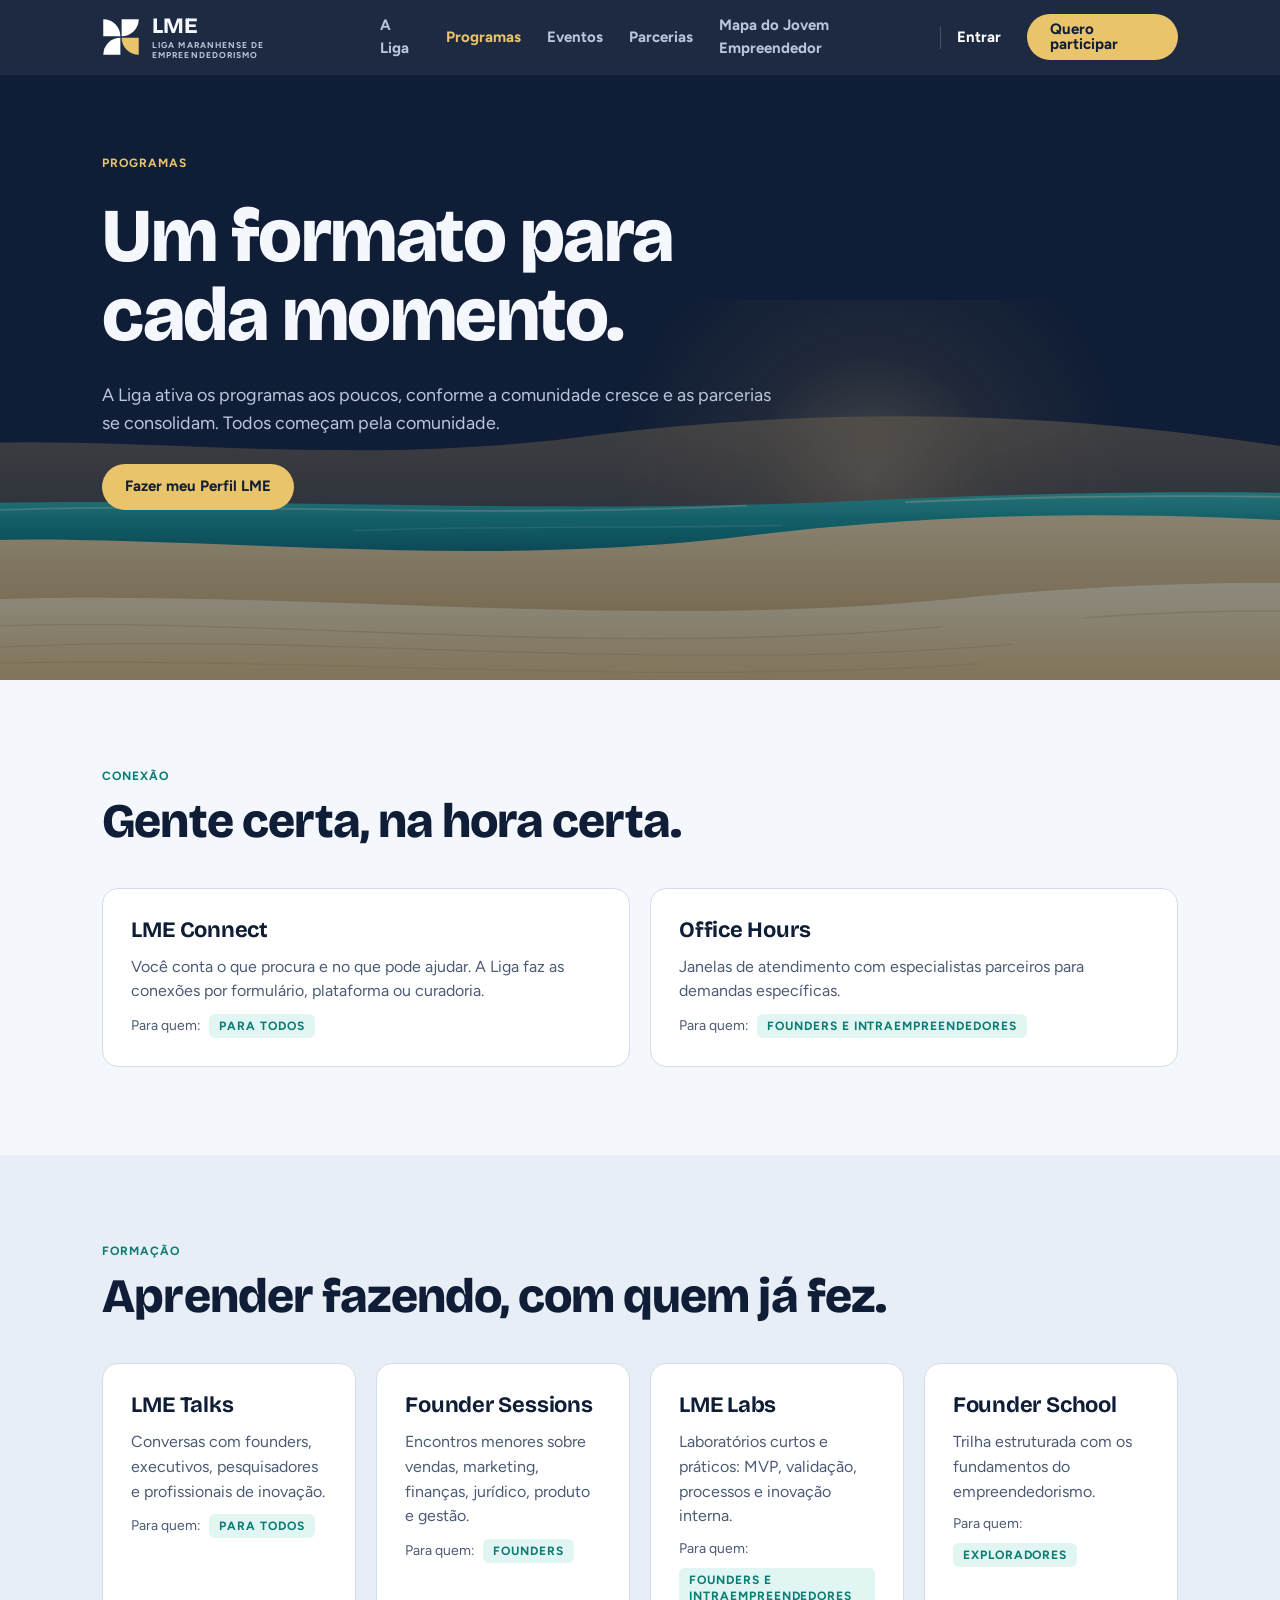
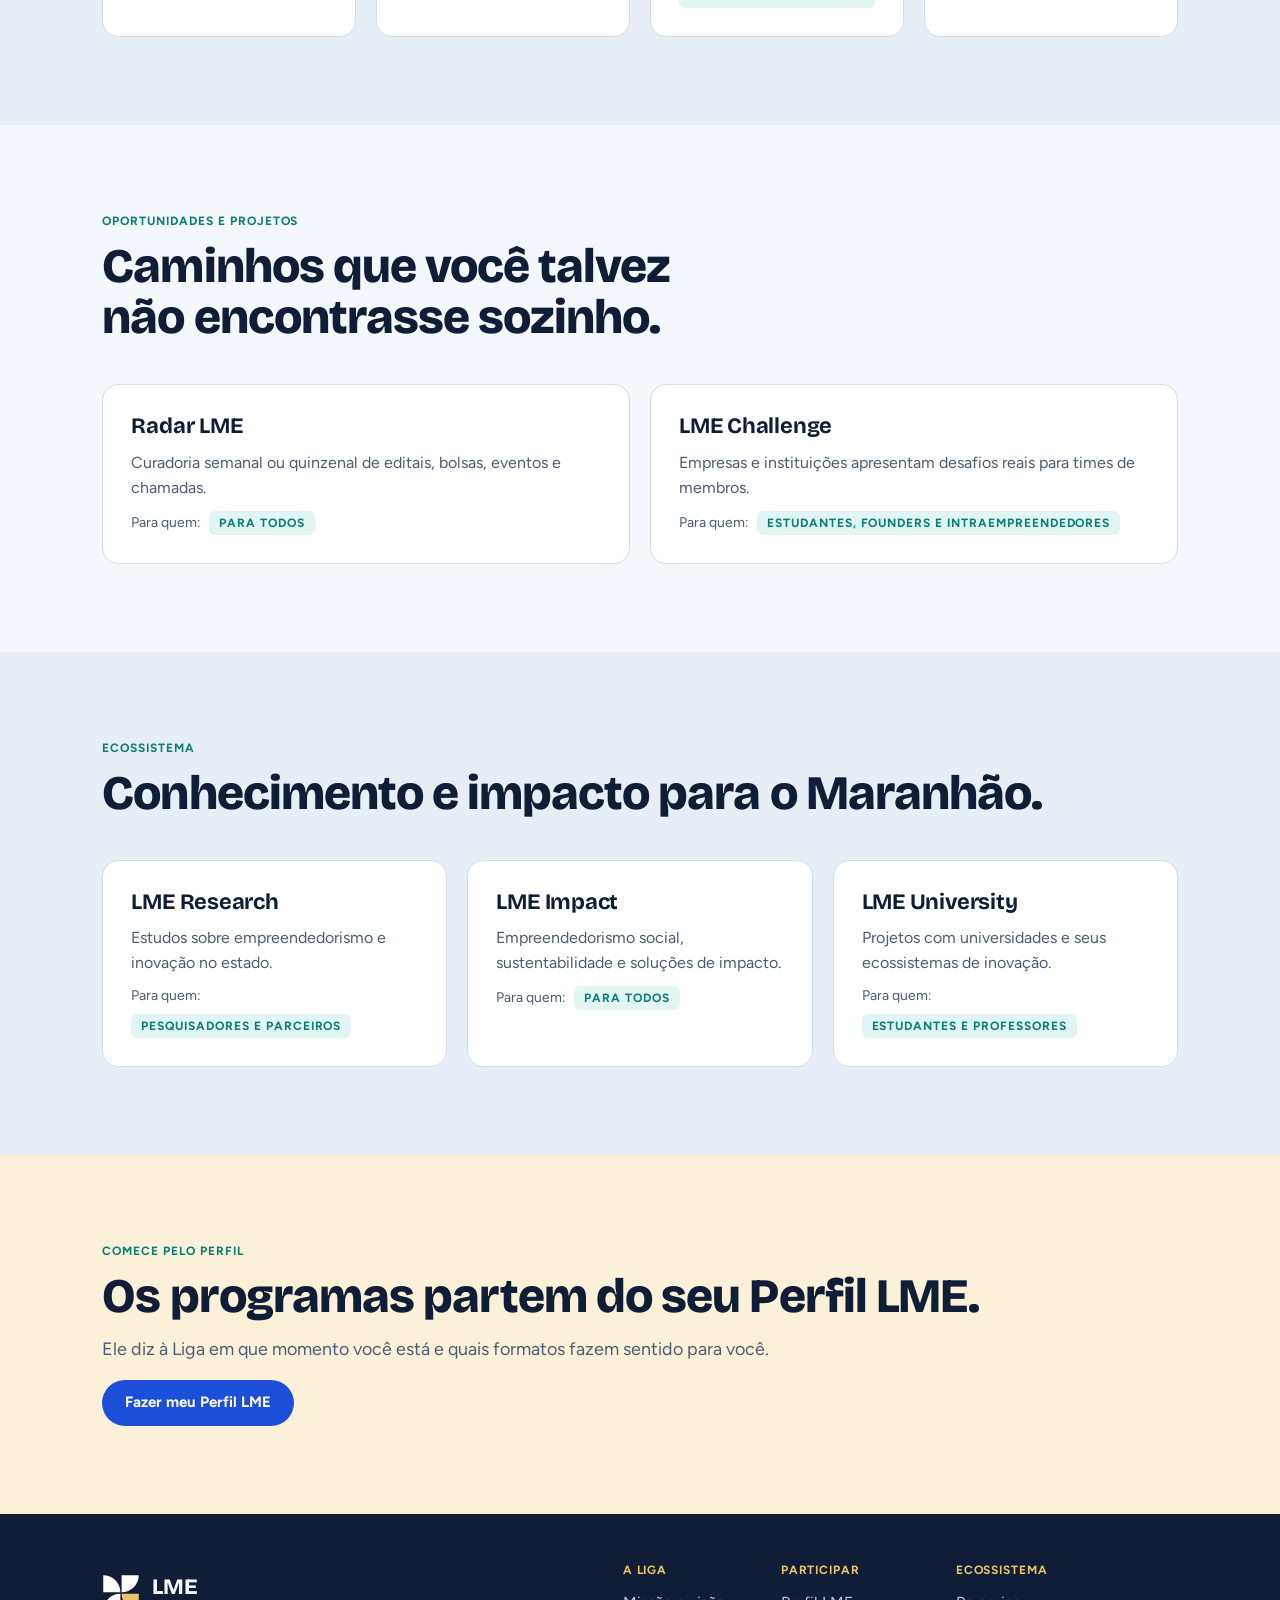
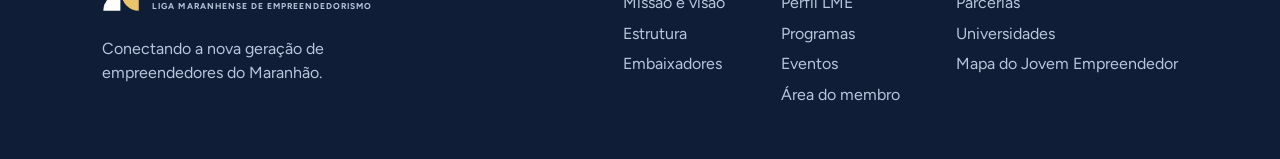
<file: programas.html>
<!doctype html>
<html lang="pt-BR">
<head>
<meta charset="utf-8">
<meta name="viewport" content="width=device-width, initial-scale=1">
<title>Programas — LME</title>
<meta name="description" content="LME Connect, Talks, Founder Sessions, Labs, Founder School, Radar, Challenge e mais.">
<meta name="theme-color" content="#0f1d36">
<meta property="og:title" content="Programas — LME">
<meta property="og:description" content="LME Connect, Talks, Founder Sessions, Labs, Founder School, Radar, Challenge e mais.">
<meta property="og:type" content="website">
<link rel="icon" href="favicon.svg" type="image/svg+xml">
<link rel="preconnect" href="https://fonts.googleapis.com">
<link rel="preconnect" href="https://fonts.gstatic.com" crossorigin>
<link rel="stylesheet" href="https://fonts.googleapis.com/css2?family=Bricolage+Grotesque:opsz,wght@12..96,700;12..96,800&family=Figtree:wght@400;700&display=swap">
<link rel="stylesheet" href="assets/lme.css">
<script src="assets/lme.js" defer></script>
</head>
<body>
<a class="skip" href="#conteudo">Pular para o conteúdo</a>
<header class="top">
  <div class="wrap">
    <a class="brand" href="index.html" aria-label="Liga Maranhense de Empreendedorismo, início"><svg class="mark" viewBox="0 0 48 48" aria-hidden="true" focusable="false"><path d="M1.6 23.2 V1.6 A21.599999999999998 21.599999999999998 0 0 1 23.2 23.2 Z" fill="#FFFFFF"/><path d="M24.8 1.6 H46.4 A21.599999999999998 21.599999999999998 0 0 1 24.8 23.2 Z" fill="#FFFFFF"/><path d="M46.4 24.8 V46.4 A21.599999999999998 21.599999999999998 0 0 1 24.8 24.8 Z" fill="#E9C46A"/><path d="M23.2 46.4 H1.6 A21.599999999999998 21.599999999999998 0 0 1 23.2 24.8 Z" fill="#FFFFFF"/></svg><span><b>LME</b><small>Liga Maranhense de Empreendedorismo</small></span></a>
    <button class="menu" type="button" aria-expanded="false" aria-controls="menu-principal" aria-label="Abrir menu"><span></span><span></span></button>
    <nav class="nav" id="menu-principal" aria-label="Principal"><a href="a-liga.html">A Liga</a><a href="programas.html" aria-current="page">Programas</a><a href="eventos.html">Eventos</a><a href="parcerias.html">Parcerias</a><a href="mapa.html">Mapa do Jovem Empreendedor</a><a class="nav-login" href="app/">Entrar</a><a class="btn sun" href="participar.html">Quero participar</a></nav>
  </div>
</header>
<main id="conteudo">
<section class="hero inner">
<div class="dunes" aria-hidden="true">
<svg class="l-sol" viewBox="0 0 2000 560" preserveAspectRatio="xMidYMax slice"><defs><radialGradient id="sol" cx="1180" cy="330" r="300" gradientUnits="userSpaceOnUse"><stop offset="0" stop-color="#F7D9A0" stop-opacity=".55"/><stop offset=".45" stop-color="#E9B96A" stop-opacity=".18"/><stop offset="1" stop-color="#E9B96A" stop-opacity="0"/></radialGradient></defs><rect width="2000" height="560" fill="url(#sol)"/></svg>
<svg class="l-fundo" viewBox="0 0 2000 560" preserveAspectRatio="xMidYMax slice"><defs><linearGradient id="fundo" x1="0" y1="250" x2="0" y2="420" gradientUnits="userSpaceOnUse"><stop offset="0" stop-color="#B89766"/><stop offset="1" stop-color="#5F5240"/></linearGradient></defs><path d="M0 312 C260 262 520 330 860 286 C1160 248 1420 262 1660 300 C1800 322 1910 300 2000 290 V560 H0Z" fill="url(#fundo)" fill-opacity=".55"/></svg>
<svg class="l-lagoa" viewBox="0 0 2000 560" preserveAspectRatio="xMidYMax slice"><defs><linearGradient id="lagoa" x1="0" y1="340" x2="0" y2="430" gradientUnits="userSpaceOnUse"><stop offset="0" stop-color="#3CC3B4"/><stop offset=".55" stop-color="#138C8A"/><stop offset="1" stop-color="#0B5D66"/></linearGradient></defs><path d="M0 368 C380 346 760 378 1180 358 C1520 342 1780 350 2000 362 V440 H0Z" fill="url(#lagoa)"/><g fill="none" stroke-linecap="round"><path d="M120 372 C420 356 700 380 1040 364" stroke="#fff" stroke-opacity=".35" stroke-width="2"/><path d="M1220 360 C1460 350 1640 352 1860 360" stroke="#FFF4D6" stroke-opacity=".45" stroke-width="2"/><path d="M600 392 C780 386 920 390 1080 386" stroke="#fff" stroke-opacity=".18" stroke-width="1.5"/></g></svg>
<svg class="l-meio" viewBox="0 0 2000 560" preserveAspectRatio="xMidYMax slice"><defs><linearGradient id="meio" x1="0" y1="360" x2="0" y2="520" gradientUnits="userSpaceOnUse"><stop offset="0" stop-color="#F1DCA6"/><stop offset="1" stop-color="#C79E5C"/></linearGradient></defs><path d="M0 418 C300 372 640 446 1040 398 C1360 360 1640 372 2000 410 V560 H0Z" fill="url(#meio)"/></svg>
<svg class="l-frente" viewBox="0 0 2000 560" preserveAspectRatio="xMidYMax slice"><defs><linearGradient id="frente" x1="0" y1="440" x2="0" y2="560" gradientUnits="userSpaceOnUse"><stop offset="0" stop-color="#F8E9C2"/><stop offset="1" stop-color="#E0BC78"/></linearGradient></defs><path d="M0 482 C420 438 840 512 1280 468 C1600 438 1820 452 2000 478 V560 H0Z" fill="url(#frente)"/><g fill="none" stroke="#8C6A3C" stroke-linecap="round" stroke-width="1.5"><path d="M80 506 C420 476 820 540 1260 500" stroke-opacity=".22"/><path d="M160 526 C520 500 900 556 1340 520" stroke-opacity=".18"/><path d="M60 546 C460 524 860 570 1300 542" stroke-opacity=".14"/><path d="M1420 490 C1620 476 1780 482 1960 498" stroke-opacity=".2"/></g></svg>
</div>
<div class="wrap"><p class="eyebrow" style="color:var(--duna)">Programas</p><h1 class="display-xl">Um formato para cada momento.</h1><p class="lead">A Liga ativa os programas aos poucos, conforme a comunidade cresce e as parcerias se consolidam. Todos começam pela comunidade.</p><div class="row"><a class="btn sun" href="participar.html">Fazer meu Perfil LME</a></div></div>
</section><section class="band"><div class="wrap stack"><div class="head"><p class="eyebrow">Conexão</p><h2 class="display-l">Gente certa, na hora certa.</h2></div>
<div class="grid g2"><div class="card" style="padding:28px"><h3 class="h3">LME Connect</h3><p class="muted">Você conta o que procura e no que pode ajudar. A Liga faz as conexões por formulário, plataforma ou curadoria.</p><p class="row small muted" style="gap:8px">Para quem: <span class="badge lagoa">Para todos</span></p></div><div class="card" style="padding:28px"><h3 class="h3">Office Hours</h3><p class="muted">Janelas de atendimento com especialistas parceiros para demandas específicas.</p><p class="row small muted" style="gap:8px">Para quem: <span class="badge lagoa">Founders e intraempreendedores</span></p></div></div>
</div></section><section class="band sunk"><div class="wrap stack"><div class="head"><p class="eyebrow">Formação</p><h2 class="display-l">Aprender fazendo, com quem já fez.</h2></div>
<div class="grid g4"><div class="card" style="padding:28px"><h3 class="h3">LME Talks</h3><p class="muted">Conversas com founders, executivos, pesquisadores e profissionais de inovação.</p><p class="row small muted" style="gap:8px">Para quem: <span class="badge lagoa">Para todos</span></p></div><div class="card" style="padding:28px"><h3 class="h3">Founder Sessions</h3><p class="muted">Encontros menores sobre vendas, marketing, finanças, jurídico, produto e gestão.</p><p class="row small muted" style="gap:8px">Para quem: <span class="badge lagoa">Founders</span></p></div><div class="card" style="padding:28px"><h3 class="h3">LME Labs</h3><p class="muted">Laboratórios curtos e práticos: MVP, validação, processos e inovação interna.</p><p class="row small muted" style="gap:8px">Para quem: <span class="badge lagoa">Founders e intraempreendedores</span></p></div><div class="card" style="padding:28px"><h3 class="h3">Founder School</h3><p class="muted">Trilha estruturada com os fundamentos do empreendedorismo.</p><p class="row small muted" style="gap:8px">Para quem: <span class="badge lagoa">Exploradores</span></p></div></div>
</div></section><section class="band"><div class="wrap stack"><div class="head"><p class="eyebrow">Oportunidades e projetos</p><h2 class="display-l">Caminhos que você talvez não encontrasse sozinho.</h2></div>
<div class="grid g2"><div class="card" style="padding:28px"><h3 class="h3">Radar LME</h3><p class="muted">Curadoria semanal ou quinzenal de editais, bolsas, eventos e chamadas.</p><p class="row small muted" style="gap:8px">Para quem: <span class="badge lagoa">Para todos</span></p></div><div class="card" style="padding:28px"><h3 class="h3">LME Challenge</h3><p class="muted">Empresas e instituições apresentam desafios reais para times de membros.</p><p class="row small muted" style="gap:8px">Para quem: <span class="badge lagoa">Estudantes, founders e intraempreendedores</span></p></div></div>
</div></section><section class="band sunk"><div class="wrap stack"><div class="head"><p class="eyebrow">Ecossistema</p><h2 class="display-l">Conhecimento e impacto para o Maranhão.</h2></div>
<div class="grid g3"><div class="card" style="padding:28px"><h3 class="h3">LME Research</h3><p class="muted">Estudos sobre empreendedorismo e inovação no estado.</p><p class="row small muted" style="gap:8px">Para quem: <span class="badge lagoa">Pesquisadores e parceiros</span></p></div><div class="card" style="padding:28px"><h3 class="h3">LME Impact</h3><p class="muted">Empreendedorismo social, sustentabilidade e soluções de impacto.</p><p class="row small muted" style="gap:8px">Para quem: <span class="badge lagoa">Para todos</span></p></div><div class="card" style="padding:28px"><h3 class="h3">LME University</h3><p class="muted">Projetos com universidades e seus ecossistemas de inovação.</p><p class="row small muted" style="gap:8px">Para quem: <span class="badge lagoa">Estudantes e professores</span></p></div></div>
</div></section><section class="band sun"><div class="wrap stack" style="gap:16px"><div class="head"><p class="eyebrow">Comece pelo perfil</p><h2 class="display-l">Os programas partem do seu Perfil LME.</h2><p class="lead">Ele diz à Liga em que momento você está e quais formatos fazem sentido para você.</p></div><div><a class="btn primary" href="participar.html">Fazer meu Perfil LME</a></div></div></section>
</main>
<footer class="foot">
  <div class="wrap">
    <div style="display:grid;gap:12px;max-width:320px">
      <a class="brand" href="index.html"><svg class="mark" viewBox="0 0 48 48" aria-hidden="true" focusable="false"><path d="M1.6 23.2 V1.6 A21.599999999999998 21.599999999999998 0 0 1 23.2 23.2 Z" fill="#FFFFFF"/><path d="M24.8 1.6 H46.4 A21.599999999999998 21.599999999999998 0 0 1 24.8 23.2 Z" fill="#FFFFFF"/><path d="M46.4 24.8 V46.4 A21.599999999999998 21.599999999999998 0 0 1 24.8 24.8 Z" fill="#E9C46A"/><path d="M23.2 46.4 H1.6 A21.599999999999998 21.599999999999998 0 0 1 23.2 24.8 Z" fill="#FFFFFF"/></svg><span><b style="color:#f4f7fb">LME</b><small>Liga Maranhense de Empreendedorismo</small></span></a>
      <p>Conectando a nova geração de empreendedores do Maranhão.</p>
    </div>
    <div class="cols">
      <div><h4>A Liga</h4><ul><li><a href="a-liga.html">Missão e visão</a></li><li><a href="a-liga.html#estrutura">Estrutura</a></li><li><a href="parcerias.html#embaixadores">Embaixadores</a></li></ul></div>
      <div><h4>Participar</h4><ul><li><a href="participar.html">Perfil LME</a></li><li><a href="programas.html">Programas</a></li><li><a href="eventos.html">Eventos</a></li><li><a href="app/">Área do membro</a></li></ul></div>
      <div><h4>Ecossistema</h4><ul><li><a href="parcerias.html">Parcerias</a></li><li><a href="parcerias.html#universidades">Universidades</a></li><li><a href="mapa.html">Mapa do Jovem Empreendedor</a></li></ul></div>
    </div>
  </div>
</footer>
</body>
</html>
</file>
<file: assets/lme.css>
/* LME — tokens da página "00 Fundações" do Figma "LME — Produto completo". */
:root {
  --base: #f4f7fb; --surface: #ffffff; --sunk: #e8eef6; --night: #0f1d36; --ink: #0f1d36;
  --muted: #4c5b74; --on-night: #f4f7fb; --on-night-muted: #b9c6dc; --line: #d3dcea;
  --azulejo: #1d4ed8; --azulejo-hover: #1740b5; --azulejo-soft: #e4ecfd;
  --lagoa: #0e9f93; --lagoa-text: #0b7d74; --lagoa-soft: #e1f5f3;
  --duna: #e9c46a; --duna-hover: #ddb255; --duna-soft: #fbf1d9; --error: #a12626;
  --display: "Bricolage Grotesque", "Segoe UI", system-ui, sans-serif;
  --body: "Figtree", "Segoe UI", system-ui, sans-serif;
  --gutter: max(20px, min(160px, 8vw)); --r: 16px; color-scheme: light;
}
* { box-sizing: border-box; }
html { scroll-behavior: smooth; }
body { margin: 0; background: var(--base); color: var(--ink); font: 400 16px/1.55 var(--body); overflow-x: hidden; }
img, svg { display: block; max-width: 100%; }
a { color: inherit; }
h1, h2, h3, p { margin: 0; }
h1, h2, h3 { font-family: var(--display); letter-spacing: -0.02em; line-height: 1.08; text-wrap: balance; }
ul { margin: 0; padding: 0; list-style: none; }
:focus-visible { outline: 3px solid var(--duna); outline-offset: 3px; border-radius: 6px; }
.skip { position: absolute; left: 16px; top: -60px; z-index: 50; background: var(--duna); color: var(--ink); padding: 10px 16px; border-radius: 999px; font-weight: 700; }
.skip:focus { top: 16px; }

/* Type */
.eyebrow { font: 700 12px/16px var(--body); letter-spacing: 0.08em; text-transform: uppercase; color: var(--lagoa-text); }
.dark .eyebrow { color: var(--duna); }
.display-xl { font-weight: 800; font-size: clamp(42px, 6.2vw, 76px); line-height: 1.04; }
.display-l { font-weight: 800; font-size: clamp(32px, 4vw, 48px); }
.h2 { font-weight: 700; font-size: clamp(26px, 2.6vw, 32px); line-height: 1.18; }
.h3 { font-weight: 700; font-size: 22px; line-height: 1.27; letter-spacing: -0.01em; }
.h4 { font: 700 17px/1.4 var(--body); letter-spacing: 0; }
.lead { font-size: clamp(17px, 1.4vw, 18px); line-height: 1.6; color: var(--muted); max-width: 62ch; }
.muted { color: var(--muted); }
.small { font-size: 14px; line-height: 1.45; }
.dark .lead, .dark .muted { color: var(--on-night-muted); }

/* Layout */
.band { padding: 88px var(--gutter); position: relative; }
.band.sunk { background: var(--sunk); }
.band.dark { background: var(--night); color: var(--on-night); }
.band.sun { background: var(--duna-soft); }
.wrap { max-width: 1120px; margin: 0 auto; }
.stack { display: grid; gap: 40px; }
.head { display: grid; gap: 12px; }
.grid { display: grid; gap: 20px; }
.g2 { grid-template-columns: repeat(2, minmax(0, 1fr)); }
.g3 { grid-template-columns: repeat(3, minmax(0, 1fr)); }
.g4 { grid-template-columns: repeat(4, minmax(0, 1fr)); }
.g5 { grid-template-columns: repeat(5, minmax(0, 1fr)); }
.row { display: flex; flex-wrap: wrap; gap: 12px; align-items: center; }

/* Header */
.top { position: sticky; top: 0; z-index: 30; background: rgba(15, 29, 54, 0.94); backdrop-filter: blur(10px); -webkit-backdrop-filter: blur(10px); color: var(--on-night); padding: 14px var(--gutter); }
.top .wrap { display: flex; align-items: center; justify-content: space-between; gap: 20px; }
.brand { display: inline-flex; align-items: center; gap: 12px; text-decoration: none; }
.brand .mark { width: 38px; height: 38px; flex: none; }
.brand b { display: block; font: 800 22px/1 var(--display); letter-spacing: -0.02em; }
.brand small { display: block; margin-top: 3px; font: 700 8.5px/1.2 var(--body); letter-spacing: 0.12em; text-transform: uppercase; color: var(--on-night-muted); }
.nav { display: flex; align-items: center; gap: 26px; }
.nav a:not(.btn) { color: var(--on-night-muted); text-decoration: none; font-weight: 700; font-size: 15px; transition: color .15s; }
.nav a:not(.btn):hover, .nav a[aria-current="page"] { color: var(--duna); }
.nav a.nav-login { color: #fff; padding-left: 16px; border-left: 1px solid rgba(255, 255, 255, .18); }
.nav a.nav-login:hover { color: var(--duna); }
.menu { display: none; background: none; border: 0; color: var(--on-night); width: 44px; height: 44px; cursor: pointer; }
.menu span { display: block; width: 22px; height: 2px; margin: 5px auto; background: currentColor; border-radius: 2px; transition: transform .2s; }

/* Buttons (variantes do componente Button, com o hover do Figma) */
.btn { display: inline-flex; align-items: center; justify-content: center; gap: 8px; min-height: 46px; padding: 0 22px; border-radius: 999px; font: 700 15px/1 var(--body); text-decoration: none; border: 1.5px solid transparent; cursor: pointer; transition: background-color .16s ease-out, box-shadow .16s ease-out, transform .16s ease-out; }
.btn.primary { background: var(--azulejo); color: #fff; }
.btn.primary:hover { background: var(--azulejo-hover); box-shadow: 0 6px 16px -4px rgba(29, 78, 216, .45); }
.btn.sun { background: var(--duna); color: var(--ink); }
.btn.sun:hover { background: var(--duna-hover); box-shadow: 0 6px 16px -4px rgba(184, 134, 46, .45); }
.btn.secondary { border-color: var(--ink); color: var(--ink); background: transparent; }
.btn.secondary:hover { background: var(--sunk); }
.btn.on-night { border-color: var(--on-night); color: var(--on-night); background: transparent; }
.btn.on-night:hover { background: rgba(255, 255, 255, .12); }
.btn:active { transform: translateY(1px); }
.btn[disabled] { opacity: .6; cursor: progress; }

/* Hero + dunas */
.hero { background: var(--night); color: var(--on-night); padding: 104px var(--gutter) 250px; position: relative; overflow: hidden; isolation: isolate; }
.hero.inner { padding: 80px var(--gutter) 170px; }
.hero .wrap { display: grid; gap: 26px; justify-items: start; position: relative; z-index: 1; }
.hero h1 { max-width: 15ch; }
.hero.inner h1 { max-width: 20ch; }
.hero .lead { color: var(--on-night-muted); }
.facts { display: flex; flex-wrap: wrap; gap: 8px 28px; color: var(--on-night-muted); font-size: 14px; }
.facts span::before { content: ""; display: inline-block; width: 7px; height: 7px; margin-right: 8px; border-radius: 50%; background: var(--lagoa); vertical-align: 1px; }
.dunes { position: absolute; inset: auto 0 0 0; height: 560px; z-index: -1; pointer-events: none; }
.hero.inner .dunes { height: 380px; opacity: .55; }
.dunes svg { position: absolute; bottom: 0; left: -14%; width: 139%; max-width: none; height: 100%; will-change: transform; }
@keyframes drift-1 { to { transform: translateX(-1.4%); } } @keyframes drift-2 { to { transform: translateX(-2.6%); } }
@keyframes drift-3 { to { transform: translateX(-4.2%); } } @keyframes drift-4 { to { transform: translateX(-6.6%); } }
@keyframes glow { to { transform: translateY(-2.5%); opacity: 1; } }
.dunes .l-sol { opacity: .85; animation: glow 7s ease-in-out infinite alternate; }
.dunes .l-fundo { animation: drift-1 7s ease-in-out infinite alternate; } .dunes .l-lagoa { animation: drift-2 7s ease-in-out infinite alternate; }
.dunes .l-meio { animation: drift-3 7s ease-in-out infinite alternate; } .dunes .l-frente { animation: drift-4 7s ease-in-out infinite alternate; }
/* Entrada: o texto do hero aparece e sobe 28 px em 0,8 s */
@keyframes enter { from { opacity: 0; transform: translateY(28px); } }
.hero .wrap > * { animation: enter .8s cubic-bezier(.2, .7, .2, 1) both; }
.hero .wrap > :nth-child(2) { animation-delay: .06s; }
.hero .wrap > :nth-child(3) { animation-delay: .12s; }
.hero .wrap > :nth-child(n+4) { animation-delay: .18s; }

/* Cards */
.card { background: var(--surface); border: 1px solid var(--line); border-radius: var(--r); padding: 24px; display: grid; gap: 10px; align-content: start; transition: border-color .2s, box-shadow .2s, transform .2s; }
a.card { text-decoration: none; }
a.card:hover { border-color: var(--azulejo); box-shadow: 0 10px 28px -16px rgba(15, 29, 54, .35); transform: translateY(-2px); }
.card .h3.blue, .verb { color: var(--azulejo); }
.verb { font: 800 clamp(32px, 3.4vw, 48px)/1 var(--display); letter-spacing: -0.02em; }
.badge { display: inline-flex; width: fit-content; max-width: 100%; padding: 4px 10px; border-radius: 6px; font: 700 12px/16px var(--body); letter-spacing: .08em; text-transform: uppercase; background: var(--azulejo-soft); color: var(--azulejo); }
.badge.lagoa { background: var(--lagoa-soft); color: var(--lagoa-text); }
.badge.duna { background: var(--duna-soft); color: var(--ink); }
.tag { display: inline-flex; padding: 5px 12px; border-radius: 999px; background: var(--sunk); font-size: 14px; }
.core { background: var(--azulejo); color: #fff; border-color: transparent; padding: 32px; position: relative; overflow: hidden; }
.core p { color: #fff; opacity: .92; font-size: 18px; }
.pillars { display: grid; grid-template-columns: minmax(0, .9fr) minmax(0, 2fr); gap: 20px; }
.check li { display: flex; gap: 10px; padding: 4px 0; }
.check li::before { content: "✓"; color: var(--lagoa); font-weight: 700; }
.quote { font: 700 clamp(22px, 2.4vw, 30px)/1.3 var(--display); letter-spacing: -0.01em; max-width: 34ch; }

/* Eventos */
.event { display: flex; gap: 24px; align-items: center; }
.date { display: grid; justify-items: center; padding: 10px 16px; border-radius: 12px; background: var(--azulejo-soft); color: var(--azulejo); flex: none; }
.date b { font: 800 40px/1 var(--display); letter-spacing: -0.02em; }
.date span { font: 700 12px/16px var(--body); letter-spacing: .08em; }
.event .info { flex: 1; min-width: 0; display: grid; gap: 6px; }

/* Forms */
.form { background: var(--surface); border: 1px solid var(--line); border-radius: 20px; padding: 32px; display: grid; gap: 22px; min-width: 0; color: var(--ink); }
fieldset { border: 0; padding: 0; margin: 0; display: grid; gap: 14px; min-width: 0; }
legend { font: 700 20px/1.2 var(--display); padding: 0; margin-bottom: 4px; }
.field { display: grid; gap: 6px; min-width: 0; align-content: start; }
label, .label { font-weight: 700; font-size: 15px; }
.opt { font-weight: 400; color: var(--muted); }
input[type=text], input[type=email], input[type=tel], input[type=number], select, textarea { width: 100%; font: 400 16px/1.4 var(--body); color: var(--ink); background: var(--base); border: 1.5px solid var(--line); border-radius: 10px; padding: 11px 13px; }
textarea { min-height: 88px; resize: vertical; }
input:focus, select:focus, textarea:focus { outline: none; border-color: var(--azulejo); box-shadow: 0 0 0 3px rgba(29, 78, 216, .2); }
[aria-invalid="true"] { border-color: var(--error) !important; }
.err { color: var(--error); font-size: 14px; font-weight: 700; }
.help { font-size: 14px; color: var(--muted); }
.two { display: grid; grid-template-columns: 1fr 1fr; gap: 14px; }
.chips { display: grid; grid-template-columns: 1fr 1fr; gap: 10px; }
.chip { display: flex; gap: 10px; align-items: flex-start; padding: 12px 14px; border: 1.5px solid var(--line); border-radius: 12px; background: var(--base); cursor: pointer; }
.chip input { margin-top: 3px; width: 18px; height: 18px; accent-color: var(--azulejo); flex: none; }
.chip:has(input:checked) { border-color: var(--azulejo); background: var(--azulejo-soft); }
.chip b { display: block; font-size: 15px; }
.chip span span { font-size: 13.5px; color: var(--muted); }
.consent { display: flex; gap: 10px; align-items: flex-start; font-size: 15px; }
.consent input { margin-top: 3px; width: 18px; height: 18px; accent-color: var(--azulejo); flex: none; }
.status { padding: 14px 16px; border-radius: 12px; font-weight: 700; font-size: 15px; }
.status.ok { background: var(--lagoa-soft); color: var(--lagoa-text); }
.status.bad { background: #fdecec; color: var(--error); }
.status.info { background: var(--sunk); }
.split { display: grid; grid-template-columns: minmax(0, .8fr) minmax(0, 1.2fr); gap: 56px; align-items: start; }
.steps li { display: flex; gap: 14px; align-items: flex-start; }
.steps .n { width: 32px; height: 32px; flex: none; display: grid; place-items: center; border-radius: 50%; background: var(--azulejo); color: #fff; font-weight: 700; }

/* Footer */
.foot { background: var(--night); color: var(--on-night-muted); padding: 48px var(--gutter); }
.foot .wrap { display: flex; flex-wrap: wrap; justify-content: space-between; gap: 32px; }
.foot .cols { display: flex; flex-wrap: wrap; gap: 56px; }
.foot h4 { margin: 0 0 10px; font: 700 12px/16px var(--body); letter-spacing: .08em; text-transform: uppercase; color: var(--duna); }
.foot li { padding: 3px 0; }
.foot a { text-decoration: none; }
.foot a:hover { color: var(--on-night); }

@media (max-width: 1000px) {
  .g4, .g5 { grid-template-columns: repeat(2, minmax(0, 1fr)); }
  .pillars, .split { grid-template-columns: minmax(0, 1fr); }
}
@media (max-width: 760px) {
  .band { padding-block: 64px; } .hero { padding-top: 56px; padding-bottom: 170px; }
  .dunes { height: 300px; } .hero.inner .dunes { height: 220px; }
  .g2, .g3, .g4, .g5, .two, .chips { grid-template-columns: minmax(0, 1fr); }
  .menu { display: block; } .nav.open { display: flex; }
  .nav { display: none; position: absolute; top: 100%; left: 0; right: 0; flex-direction: column; align-items: stretch; gap: 0; padding: 8px var(--gutter) 20px; background: var(--night); }
  .nav a:not(.btn) { padding: 13px 0; border-bottom: 1px solid rgba(255, 255, 255, .08); font-size: 16px; }
  .nav .btn { margin-top: 14px; } .nav a.nav-login { padding-left: 0; border-left: 0; }
  .top[data-open="true"] .menu span:first-child { transform: translateY(3.5px) rotate(45deg); }
  .top[data-open="true"] .menu span:last-child { transform: translateY(-3.5px) rotate(-45deg); }
  .brand small { display: none; } .row .btn, .hero .btn { flex: 1 1 100%; } .event { flex-wrap: wrap; } .form { padding: 22px; }
}
@media (prefers-reduced-motion: reduce) {
  html { scroll-behavior: auto; } *, *::before, *::after { animation: none !important; transition: none !important; }
}
</file>
